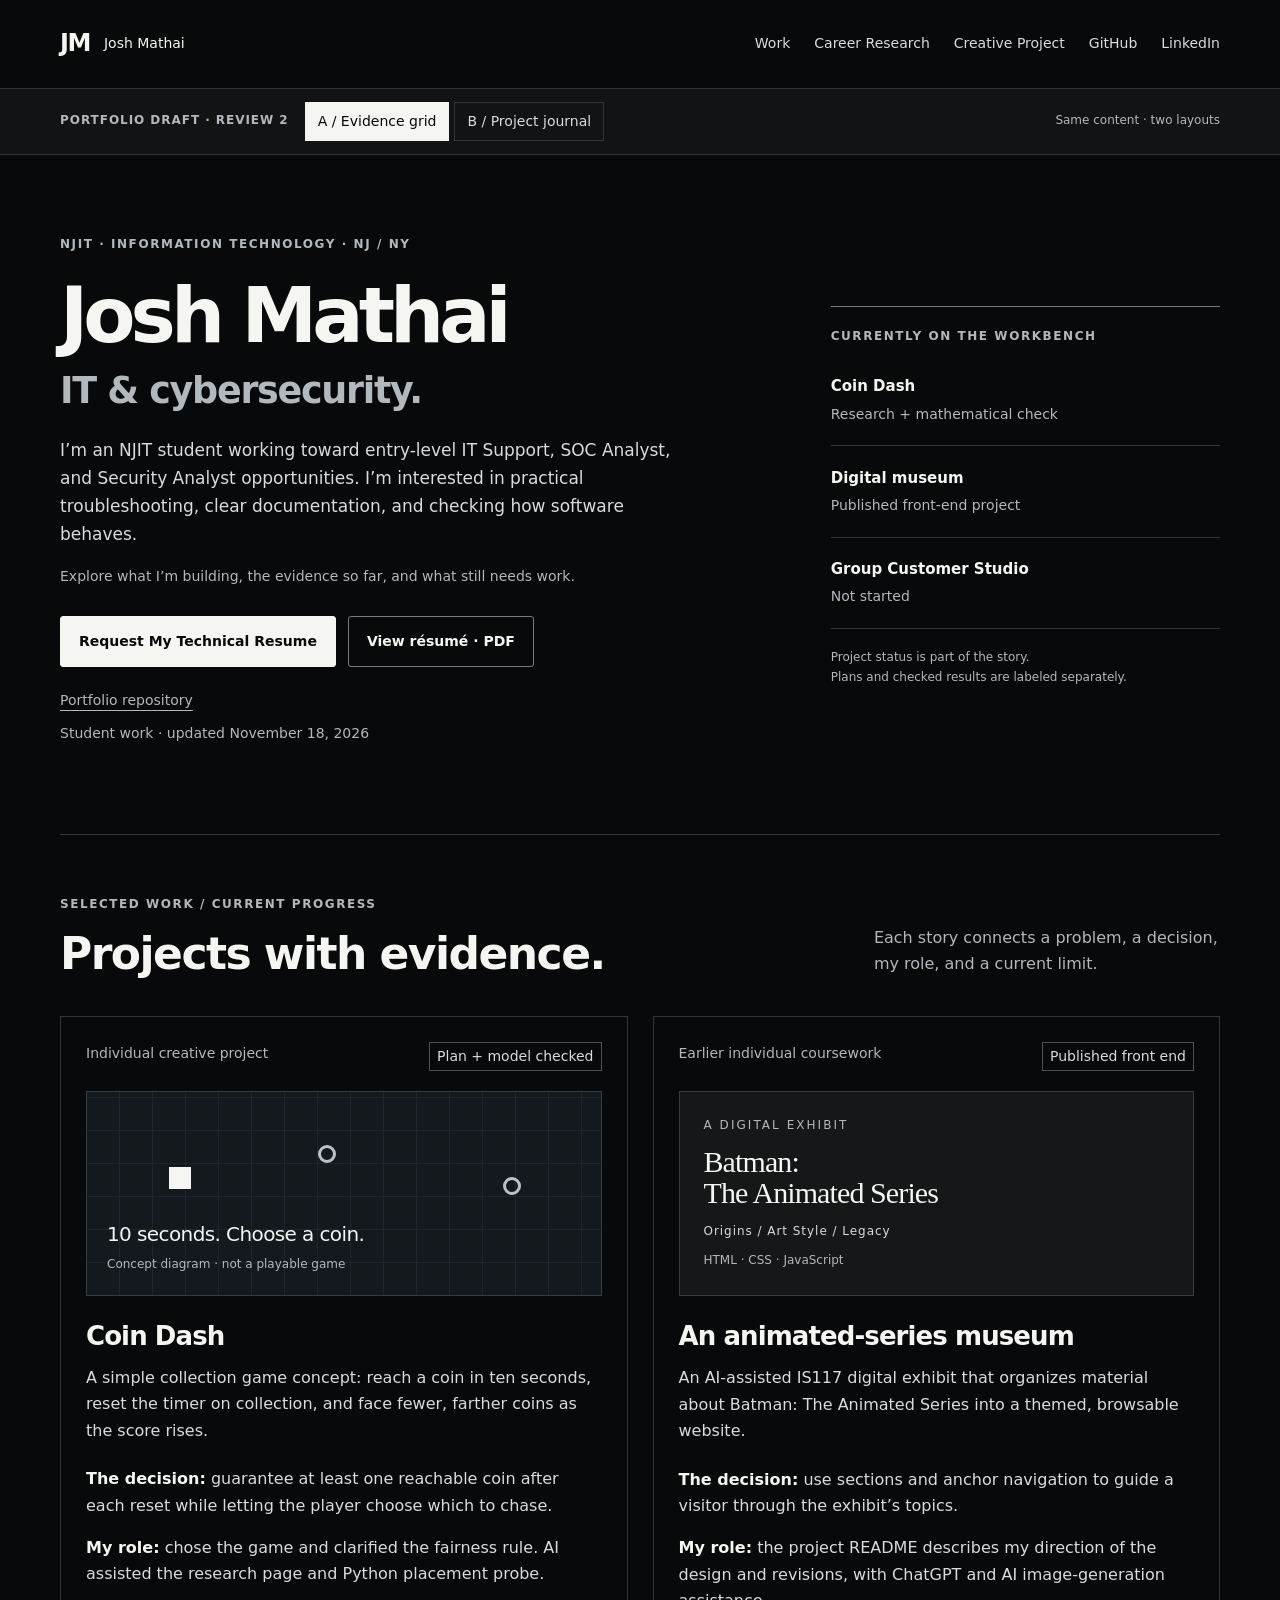
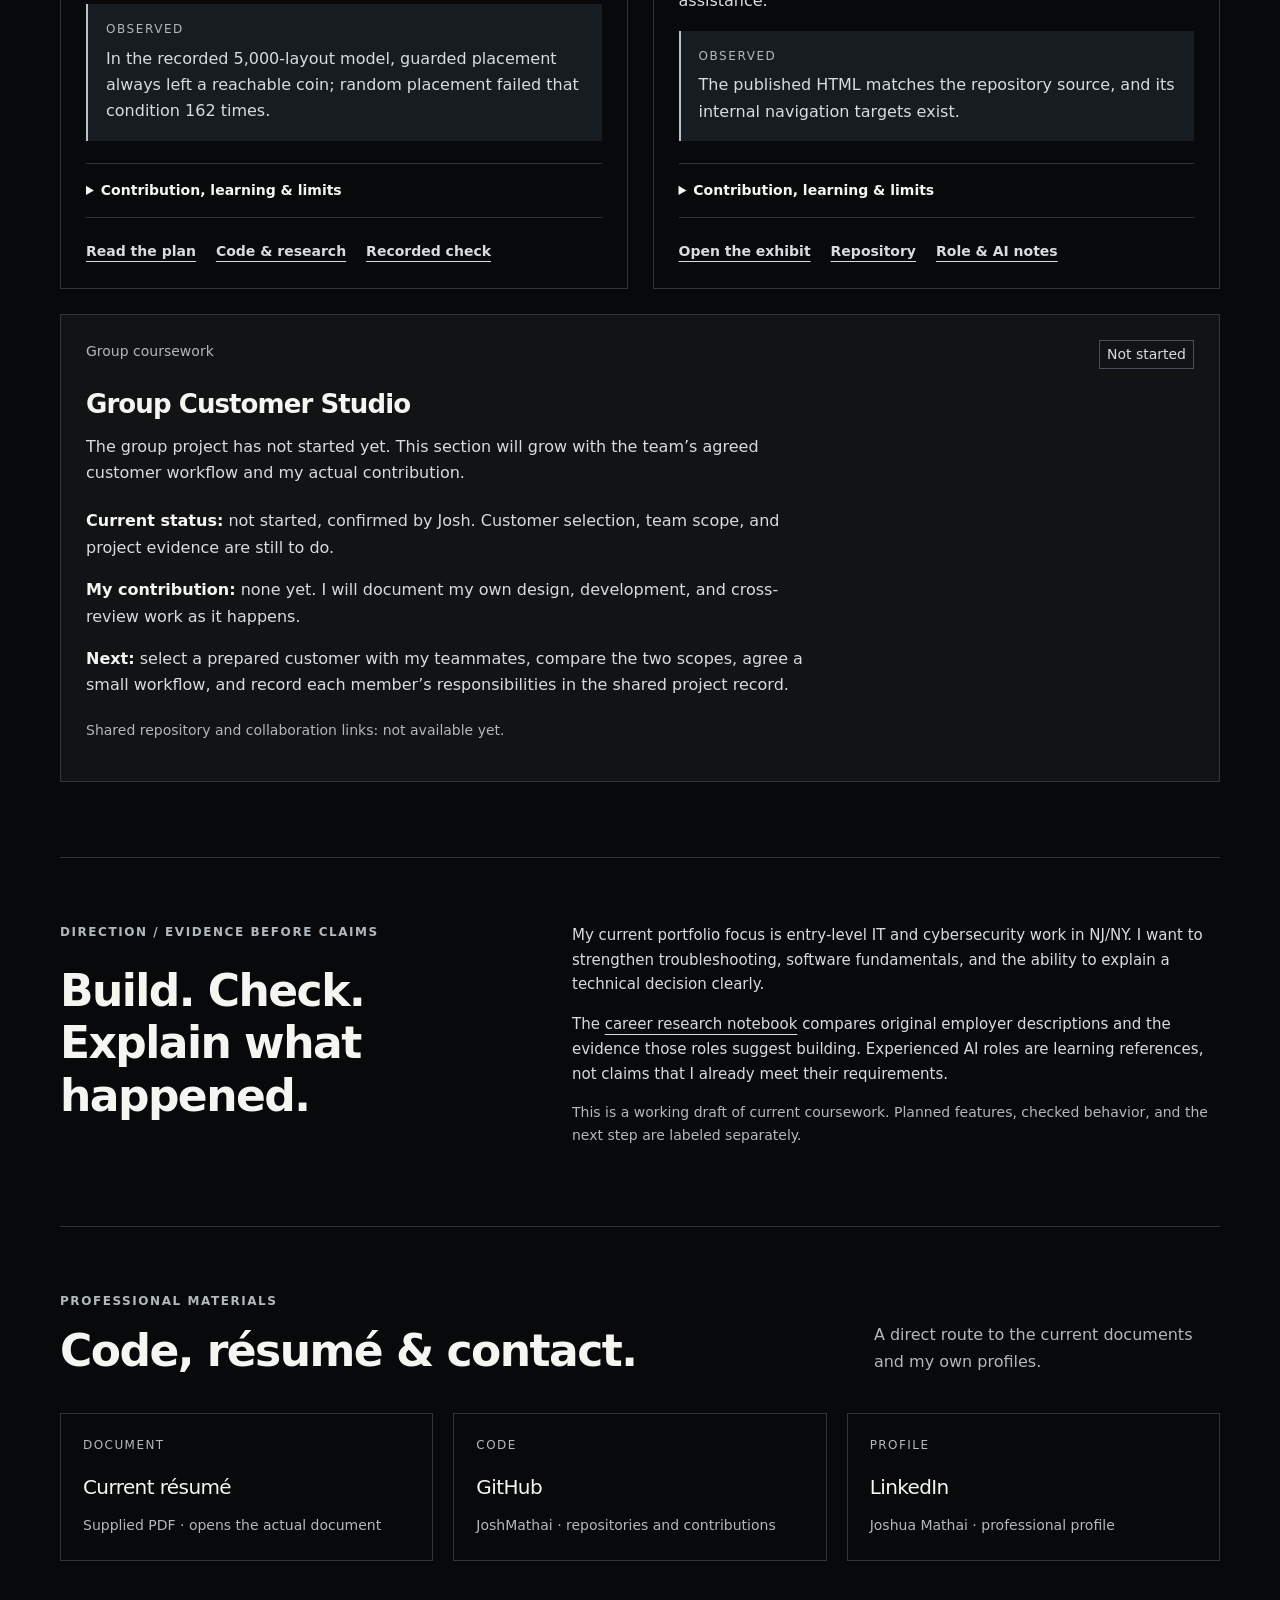
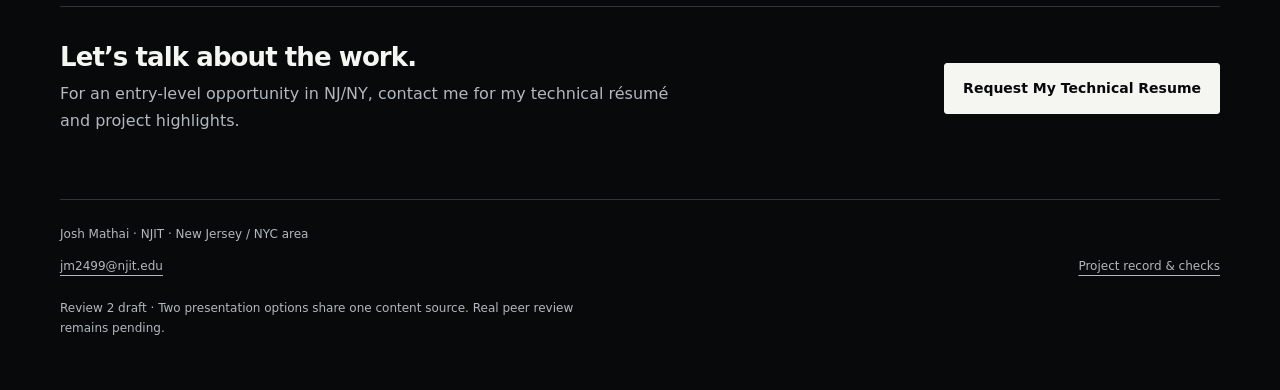
<file: index.html>
<!doctype html>
<html lang="en">
<head>
  <meta charset="utf-8">
  <meta name="viewport" content="width=device-width,initial-scale=1">
  <title>Josh Mathai — IT & Cybersecurity Portfolio</title>
  <meta name="description" content="Josh Mathai, NJIT student exploring entry-level IT Specialist, Cybersecurity, SOC Analyst, and IT Support opportunities in NJ/NY. Current projects, evidence, résumé, and contact.">
  <link rel="stylesheet" href="style.css?v=f3e21d3ea368">
</head>
<body class="layout-evidence">
<a class="skip-link" href="#main">Skip to main content</a>
<header class="site-header"><div class="header-inner"><a class="brand" href="index.html" aria-label="Josh Mathai home">JM<span>Josh Mathai</span></a><nav class="site-nav" aria-label="Main navigation"><a href="#work">Work</a><a href="research/">Career Research</a><a href="programming-research/">Creative Project</a><a href="https://github.com/JoshMathai">GitHub</a><a href="https://www.linkedin.com/in/joshua-mathai-5aa230370/">LinkedIn</a></nav></div></header>
<div class="presentation-bar"><div class="presentation-inner"><span>Portfolio draft · Review 2</span><nav aria-label="Presentation options"><a class="view-option" href="index.html#work" aria-current="page">A / Evidence grid</a><a class="view-option" href="portfolio-story.html#work">B / Project journal</a></nav><span class="same-content">Same content · two layouts</span></div></div>
<main id="main" tabindex="-1">
<section class="hero content-width" aria-labelledby="intro-title"><div class="hero-copy"><p class="eyebrow">NJIT · Information Technology · NJ / NY</p><h1 id="intro-title">Josh Mathai<span>IT & cybersecurity.</span></h1><p class="hero-intro">I’m an NJIT student working toward entry-level IT Support, SOC Analyst, and Security Analyst opportunities. I’m interested in practical troubleshooting, clear documentation, and checking how software behaves.</p><p class="hero-promise">Explore what I’m building, the evidence so far, and what still needs work.</p><div class="hero-actions"><a class="button" href="mailto:jm2499@njit.edu?subject=Technical%20Resume%20Request">Request My Technical Resume</a><a class="button button-outline" href="Mathai_Resume.pdf">View résumé · PDF</a></div><p class="hero-meta"><a href="https://github.com/JoshMathai/The-Career-Engineered-Portfolio">Portfolio repository</a><span>Student work · updated November 18, 2026</span></p></div><aside class="hero-index" aria-label="Current project status"><p class="eyebrow">Currently on the workbench</p><a href="#coin-dash"><div><strong>Coin Dash</strong><small>Research + mathematical check</small></div></a><a href="#museum"><div><strong>Digital museum</strong><small>Published front-end project</small></div></a><a href="#group-project"><div><strong>Group Customer Studio</strong><small>Not started</small></div></a><p class="index-note">Project status is part of the story.<br>Plans and checked results are labeled separately.</p></aside></section>
<section class="work-section content-width" id="work" aria-labelledby="work-title"><div class="section-top"><div><p class="eyebrow">Selected work / current progress</p><h2 id="work-title">Projects with evidence.</h2></div><p>Each story connects a problem, a decision, my role, and a current limit.</p></div><div class="case-grid">
<article class="case-card" id="coin-dash"><div class="case-heading"><div class="case-kicker"><span>Individual creative project</span><span class="status">Plan + model checked</span></div><div class="case-preview coin-preview" aria-hidden="true"><div class="coin-grid"><i class="player-shape"></i><i class="coin-shape coin-one"></i><i class="coin-shape coin-two"></i></div><span>10 seconds. Choose a coin.</span><small>Concept diagram · not a playable game</small></div><h3>Coin Dash</h3><p class="case-summary">A simple collection game concept: reach a coin in ten seconds, reset the timer on collection, and face fewer, farther coins as the score rises.</p></div><div class="case-body"><p><strong>The decision:</strong> guarantee at least one reachable coin after each reset while letting the player choose which to chase.</p><p><strong>My role:</strong> chose the game and clarified the fairness rule. AI assisted the research page and Python placement probe.</p><p class="result"><span>Observed</span>In the recorded 5,000-layout model, guarded placement always left a reachable coin; random placement failed that condition 162 times.</p><details><summary>Contribution, learning & limits</summary><p>The probe checks a flat arena, constant speed, a ten-second timer, and an assumed two-second reaction reserve. Its assertions cover coin counts, positions, fallback cases, and distance boundaries.</p><p><strong>Design takeaway:</strong> write a fairness condition that can be checked before choosing the final tuning.</p><p><strong>Current limit:</strong> a mathematical sample is not a human playtest. The Godot game, Blender assets, accounts, and saved scores are not implemented. Gameplay work is paused until I return to the Windows setup.</p><p><strong>Next:</strong> build a primitive arena, then measure whether a player can judge and reach one of the last two coins.</p></details><div class="project-links"><a href="programming-research/">Read the plan</a><a href="https://github.com/JoshMathai/The-Career-Engineered-Portfolio/tree/main/programming-research">Code & research</a><a href="programming-research/fairness-results.txt">Recorded check</a></div></div></article>
<article class="case-card" id="museum"><div class="case-heading"><div class="case-kicker"><span>Earlier individual coursework</span><span class="status">Published front end</span></div><div class="case-preview museum-preview" aria-hidden="true"><span class="museum-label">A digital exhibit</span><strong>Batman:<br>The Animated Series</strong><div>Origins / Art Style / Legacy</div><small>HTML · CSS · JavaScript</small></div><h3>An animated-series museum</h3><p class="case-summary">An AI-assisted IS117 digital exhibit that organizes material about Batman: The Animated Series into a themed, browsable website.</p></div><div class="case-body"><p><strong>The decision:</strong> use sections and anchor navigation to guide a visitor through the exhibit’s topics.</p><p><strong>My role:</strong> the project README describes my direction of the design and revisions, with ChatGPT and AI image-generation assistance.</p><p class="result"><span>Observed</span>The published HTML matches the repository source, and its internal navigation targets exist.</p><details><summary>Contribution, learning & limits</summary><p>The current source uses HTML, embedded CSS, and JavaScript for themed sections, responsive rules, and scrolling effects. This case study points to inspectable code rather than attributing a backend to it.</p><p><strong>Learning focus:</strong> connect a visual theme to a readable content hierarchy while documenting AI assistance.</p><p><strong>Current limit:</strong> source/link checks do not establish browser accessibility or verify every historical claim and image’s provenance. A keyboard and reduced-motion review remains to do.</p><p><strong>Next:</strong> try the full exhibit on a phone and keyboard, then document an observed issue and repair.</p></details><div class="project-links"><a href="https://joshmathai.github.io/Final-Batman-Museum-Site/">Open the exhibit</a><a href="https://github.com/JoshMathai/Final-Batman-Museum-Site">Repository</a><a href="https://github.com/JoshMathai/Final-Batman-Museum-Site/blob/main/README.md">Role & AI notes</a></div></div></article>
<article class="case-card case-card--group" id="group-project"><div class="case-heading"><div class="case-kicker"><span>Group coursework</span><span class="status status-pending">Not started</span></div><h3>Group Customer Studio</h3><p class="case-summary">The group project has not started yet. This section will grow with the team’s agreed customer workflow and my actual contribution.</p></div><div class="case-body"><p><strong>Current status:</strong> not started, confirmed by Josh. Customer selection, team scope, and project evidence are still to do.</p><p><strong>My contribution:</strong> none yet. I will document my own design, development, and cross-review work as it happens.</p><p><strong>Next:</strong> select a prepared customer with my teammates, compare the two scopes, agree a small workflow, and record each member’s responsibilities in the shared project record.</p><p class="pending-link">Shared repository and collaboration links: not available yet.</p></div></article>
</div></section>
<section class="about-section content-width" id="direction" aria-labelledby="direction-title"><div><p class="eyebrow">Direction / evidence before claims</p><h2 id="direction-title">Build. Check.<br>Explain what happened.</h2></div><div class="about-copy"><p>My current portfolio focus is entry-level IT and cybersecurity work in NJ/NY. I want to strengthen troubleshooting, software fundamentals, and the ability to explain a technical decision clearly.</p><p>The <a href="research/">career research notebook</a> compares original employer descriptions and the evidence those roles suggest building. Experienced AI roles are learning references, not claims that I already meet their requirements.</p><p class="muted">This is a working draft of current coursework. Planned features, checked behavior, and the next step are labeled separately.</p></div></section>
<section class="materials-section content-width" id="materials" aria-labelledby="materials-title"><div class="section-top"><div><p class="eyebrow">Professional materials</p><h2 id="materials-title">Code, résumé & contact.</h2></div><p>A direct route to the current documents and my own profiles.</p></div><div class="materials-grid"><a href="Mathai_Resume.pdf"><span>Document</span><strong>Current résumé</strong><small>Supplied PDF · opens the actual document</small></a><a href="https://github.com/JoshMathai"><span>Code</span><strong>GitHub</strong><small>JoshMathai · repositories and contributions</small></a><a href="https://www.linkedin.com/in/joshua-mathai-5aa230370/"><span>Profile</span><strong>LinkedIn</strong><small>Joshua Mathai · professional profile</small></a></div><div class="contact-strip"><div><h3>Let’s talk about the work.</h3><p>For an entry-level opportunity in NJ/NY, contact me for my technical résumé and project highlights.</p></div><a class="button" href="mailto:jm2499@njit.edu?subject=Technical%20Resume%20Request">Request My Technical Resume</a></div></section>
</main>
<footer class="site-footer content-width"><p>Josh Mathai · NJIT · New Jersey / NYC area</p><div><a href="mailto:jm2499@njit.edu">jm2499@njit.edu</a><a href="https://github.com/JoshMathai/The-Career-Engineered-Portfolio/blob/main/README.md#portfolio-review-2">Project record & checks</a></div><p class="footer-note">Review 2 draft · Two presentation options share one content source. Real peer review remains pending.</p></footer>
</body>
</html>
</file>
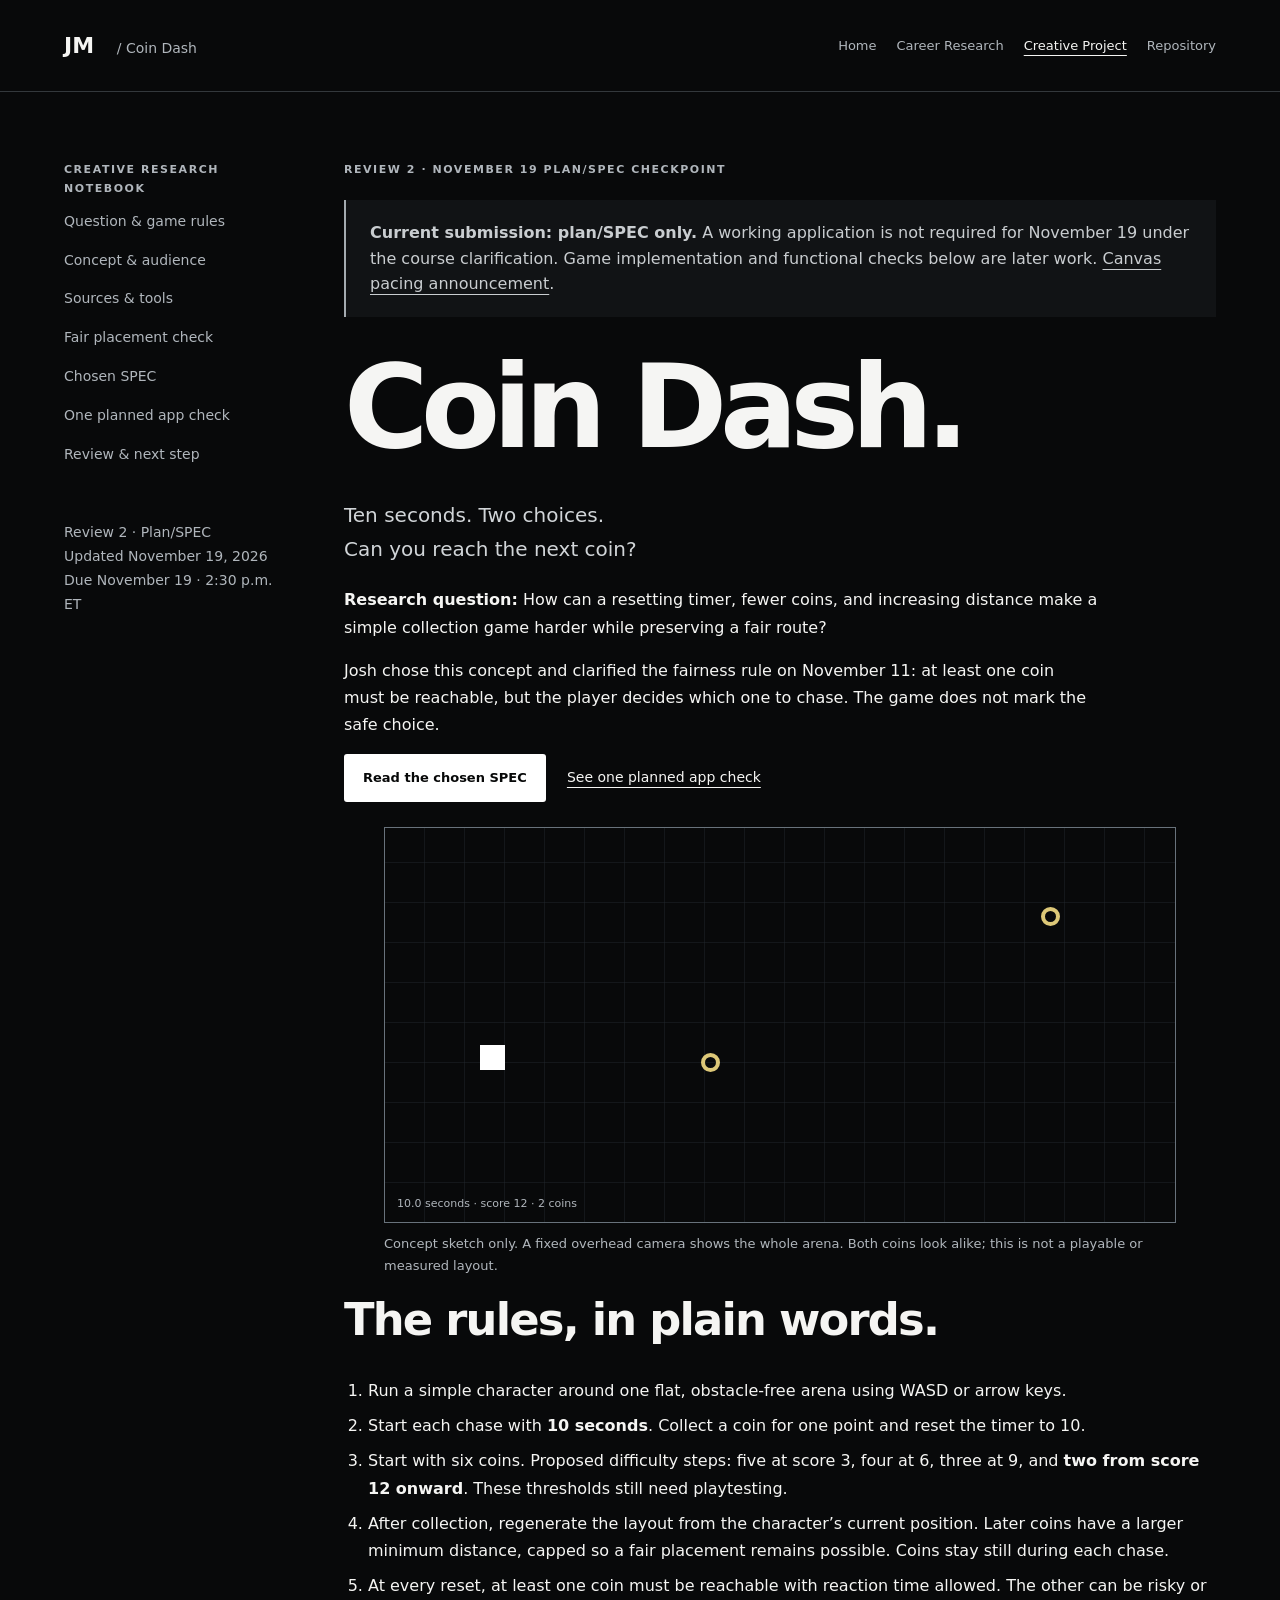
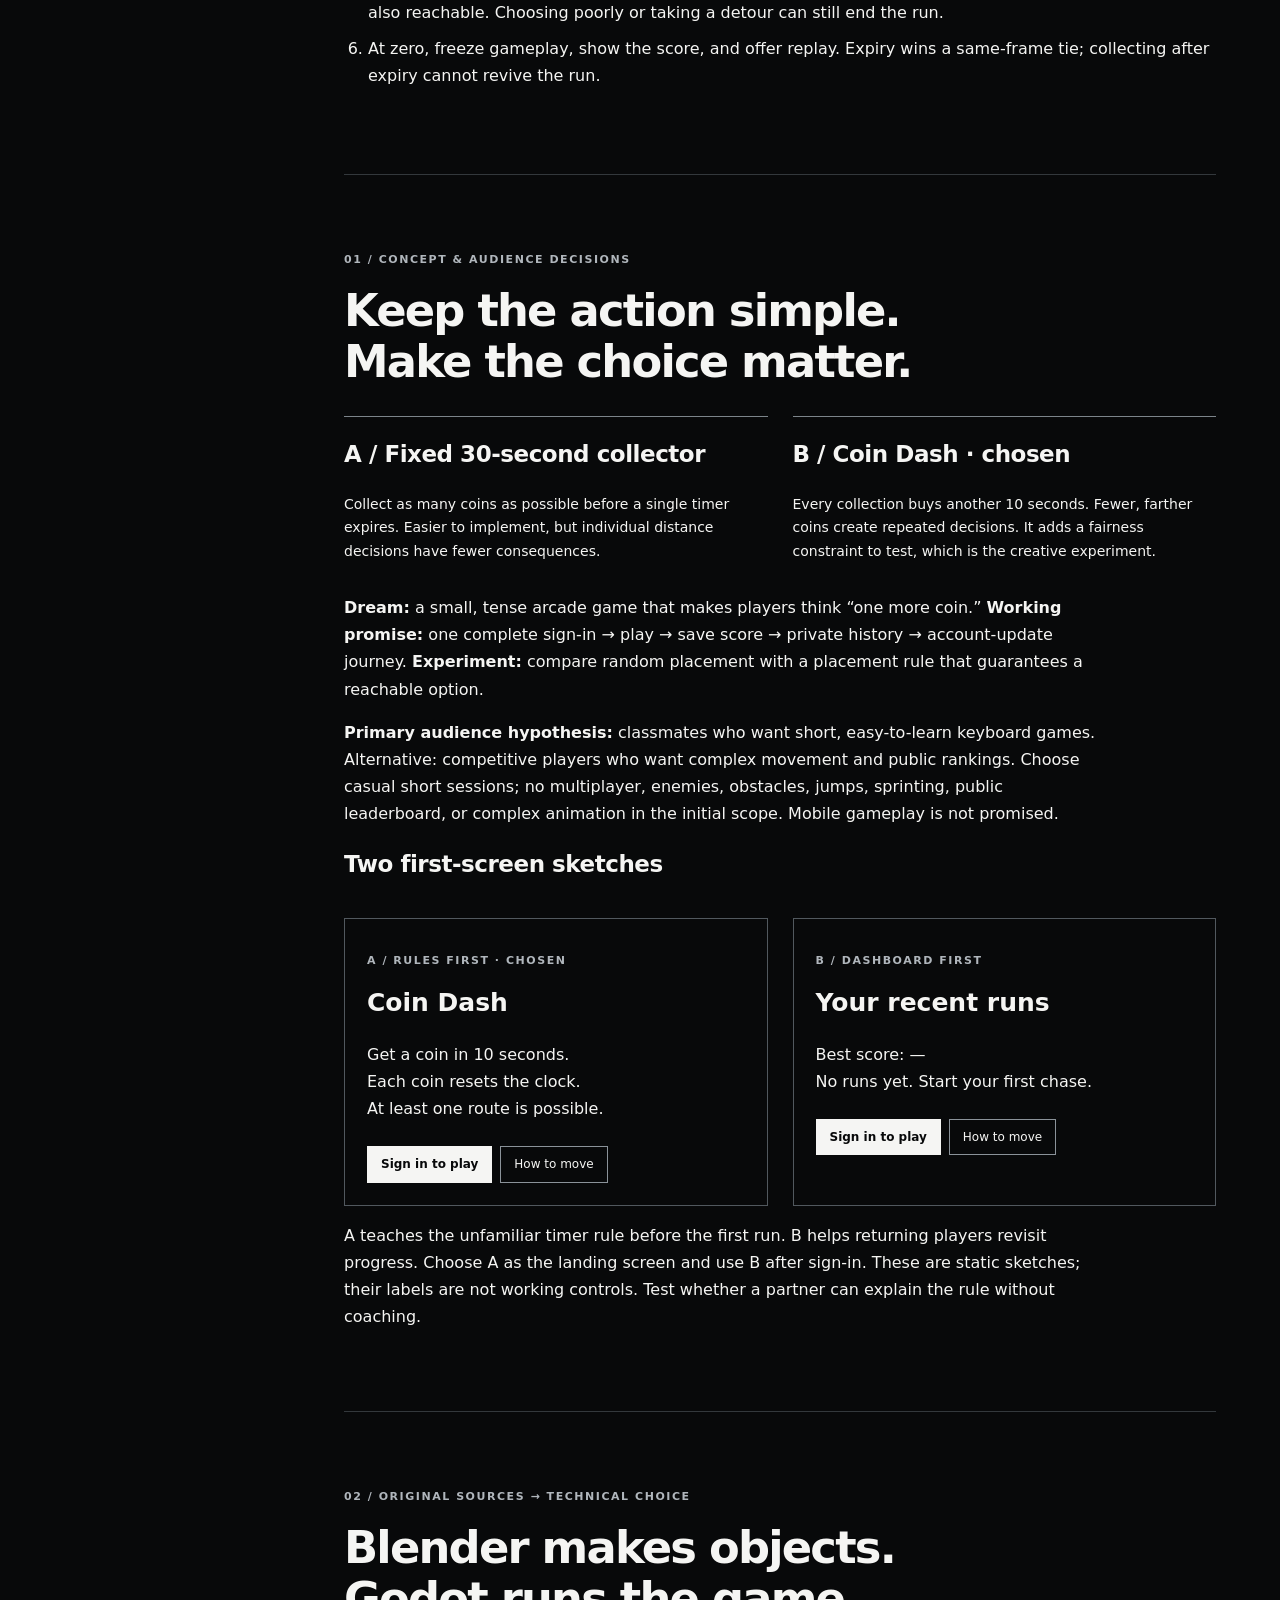
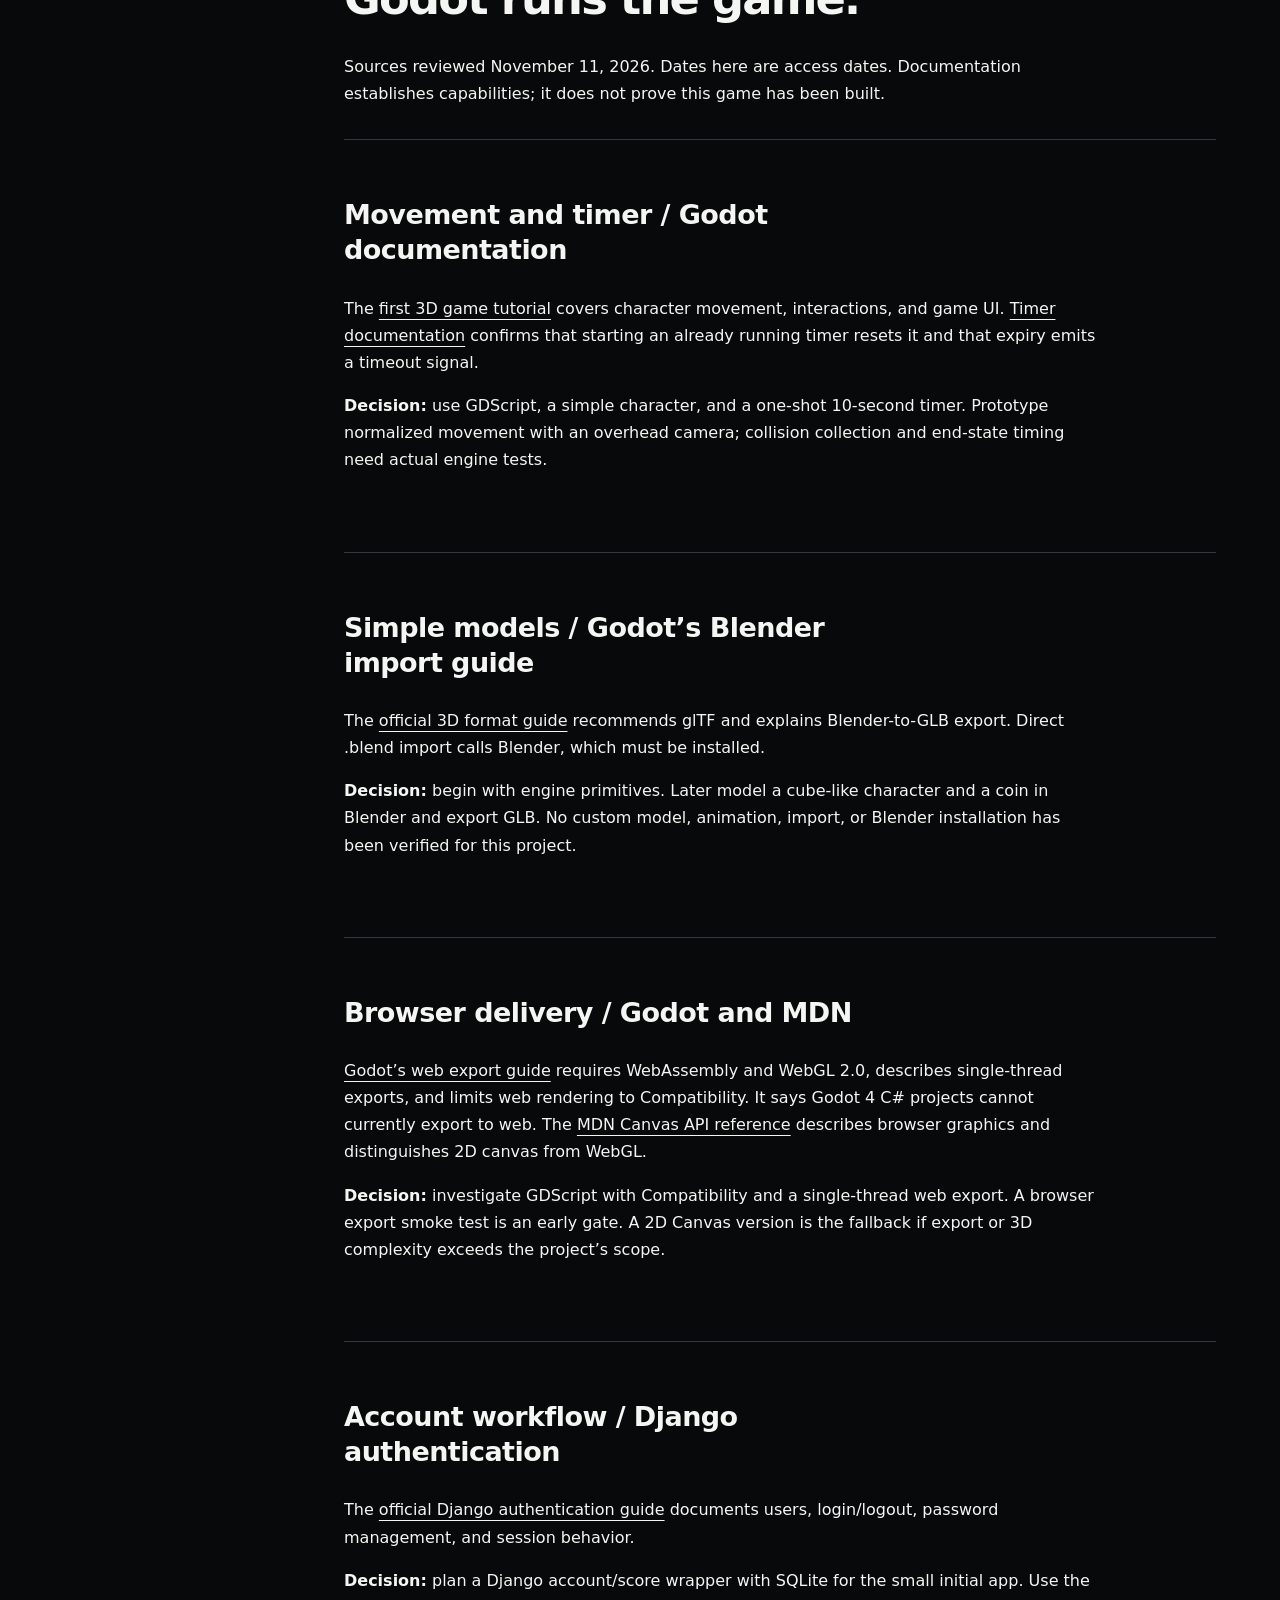
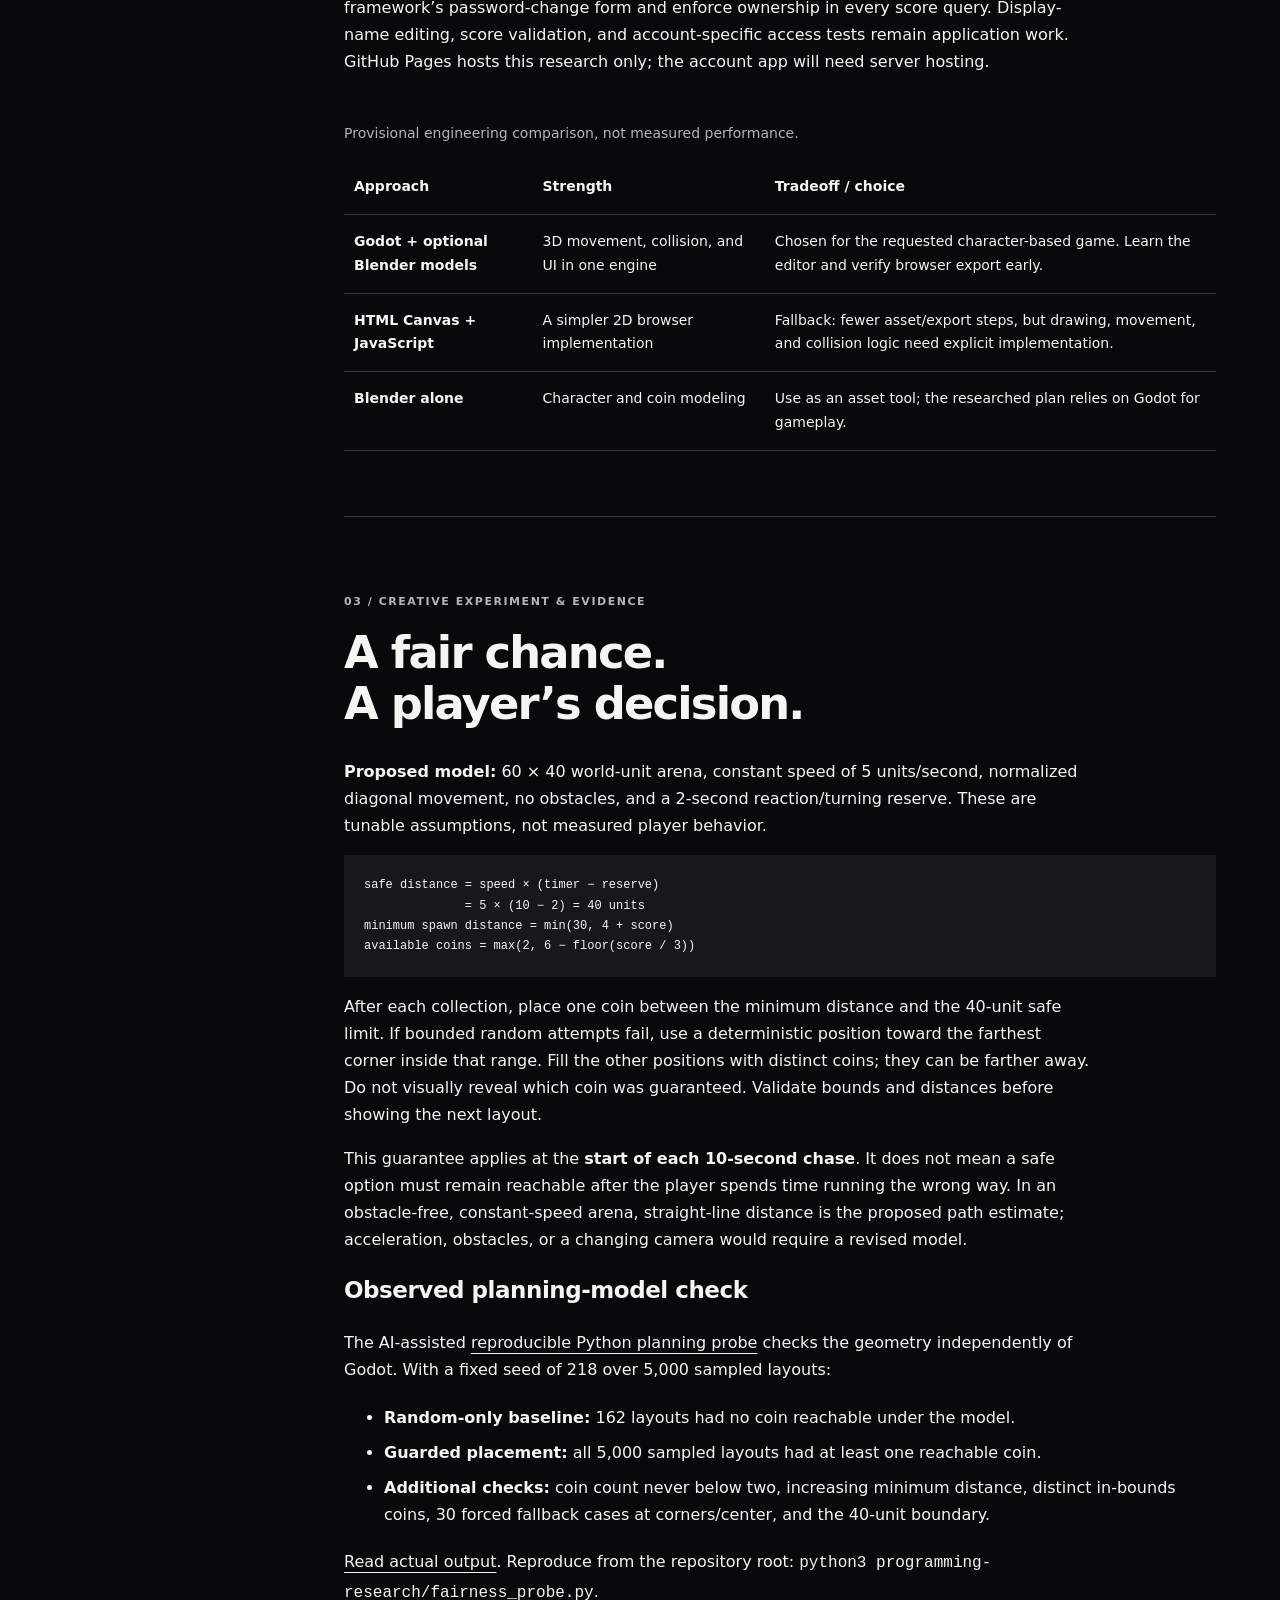
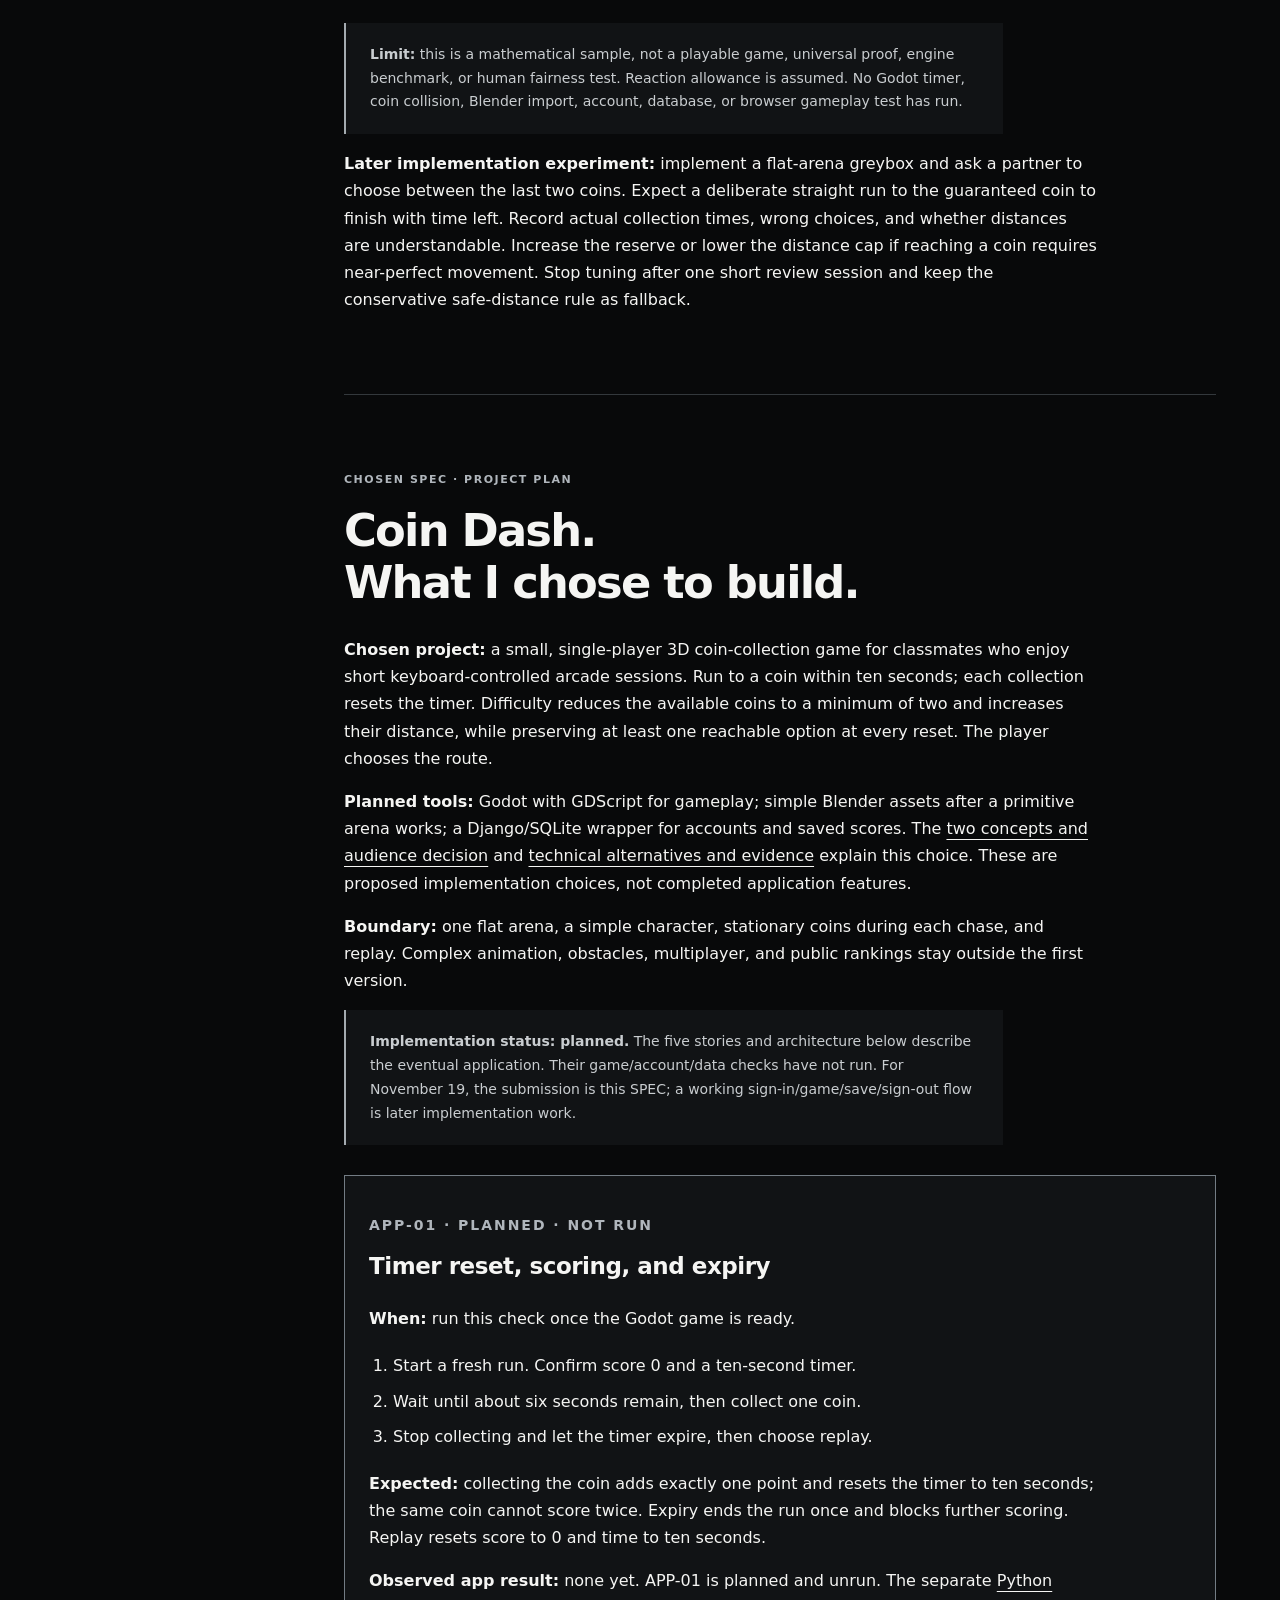
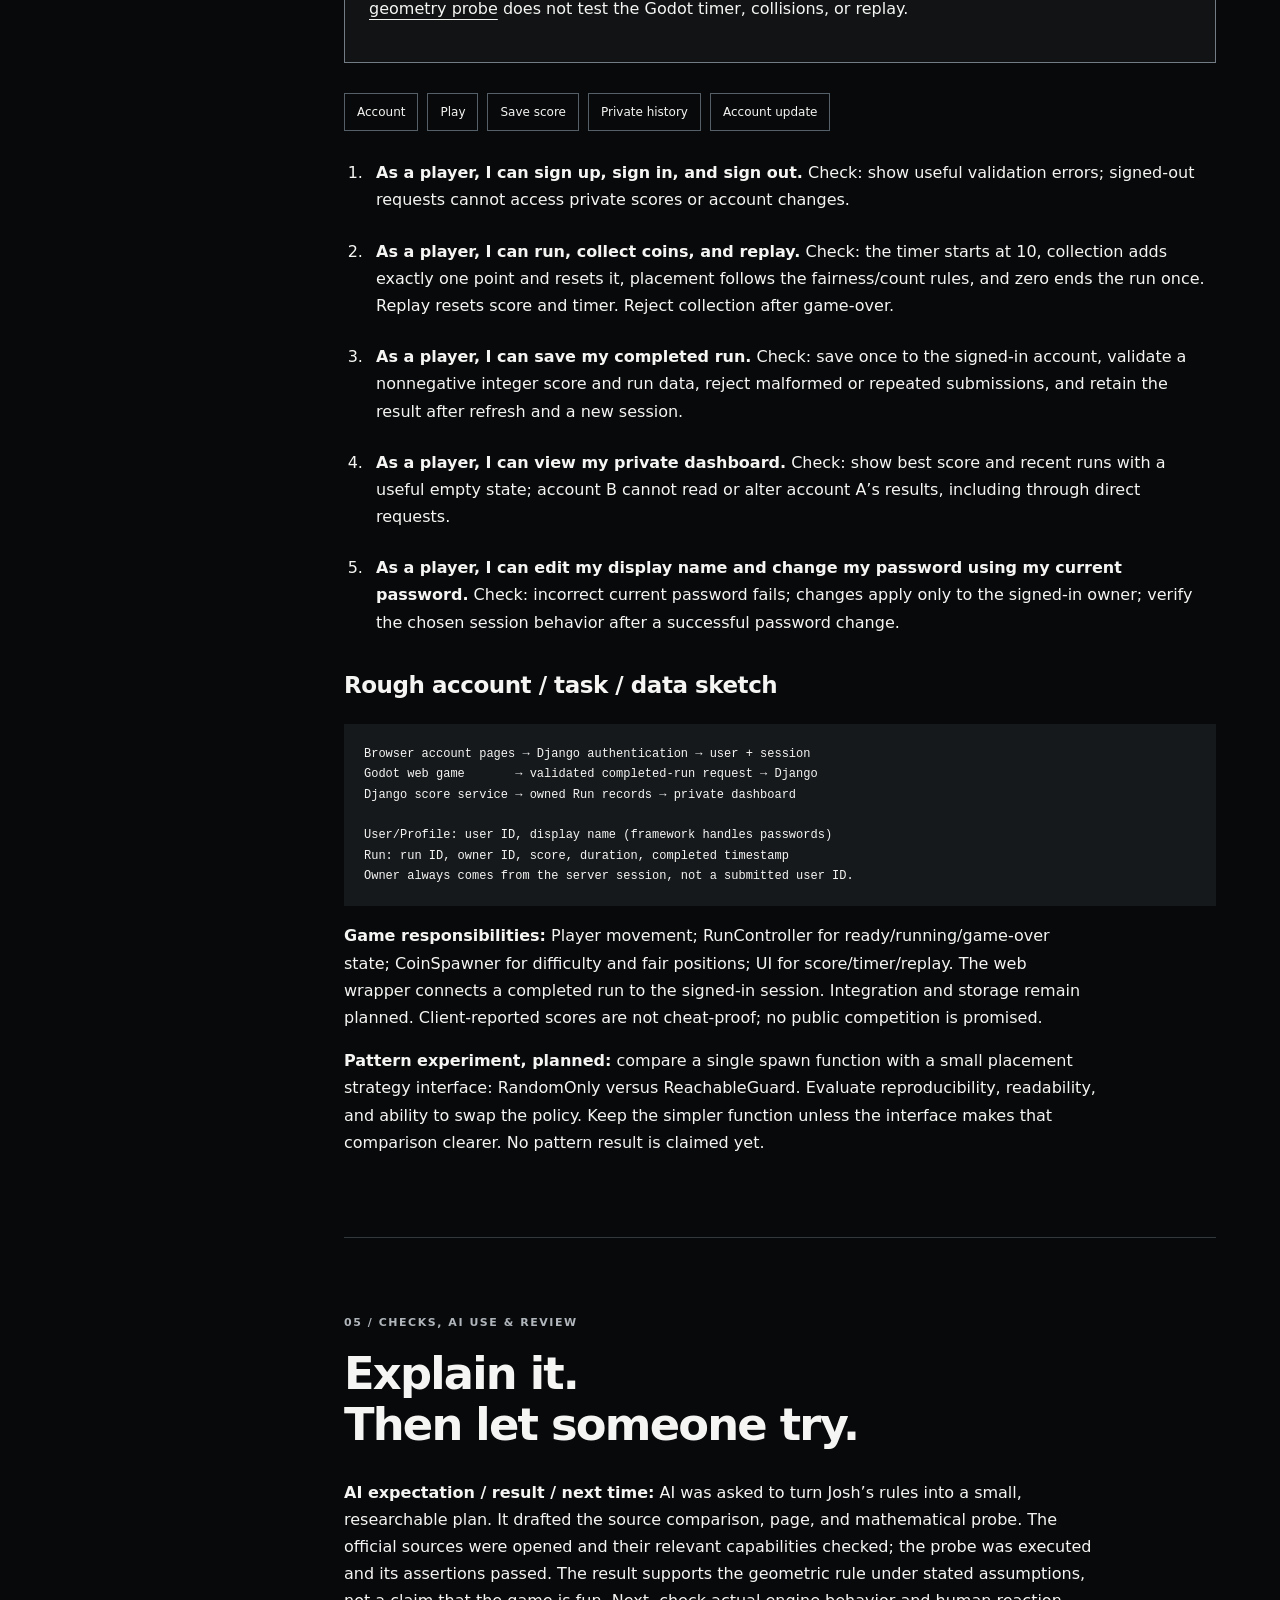
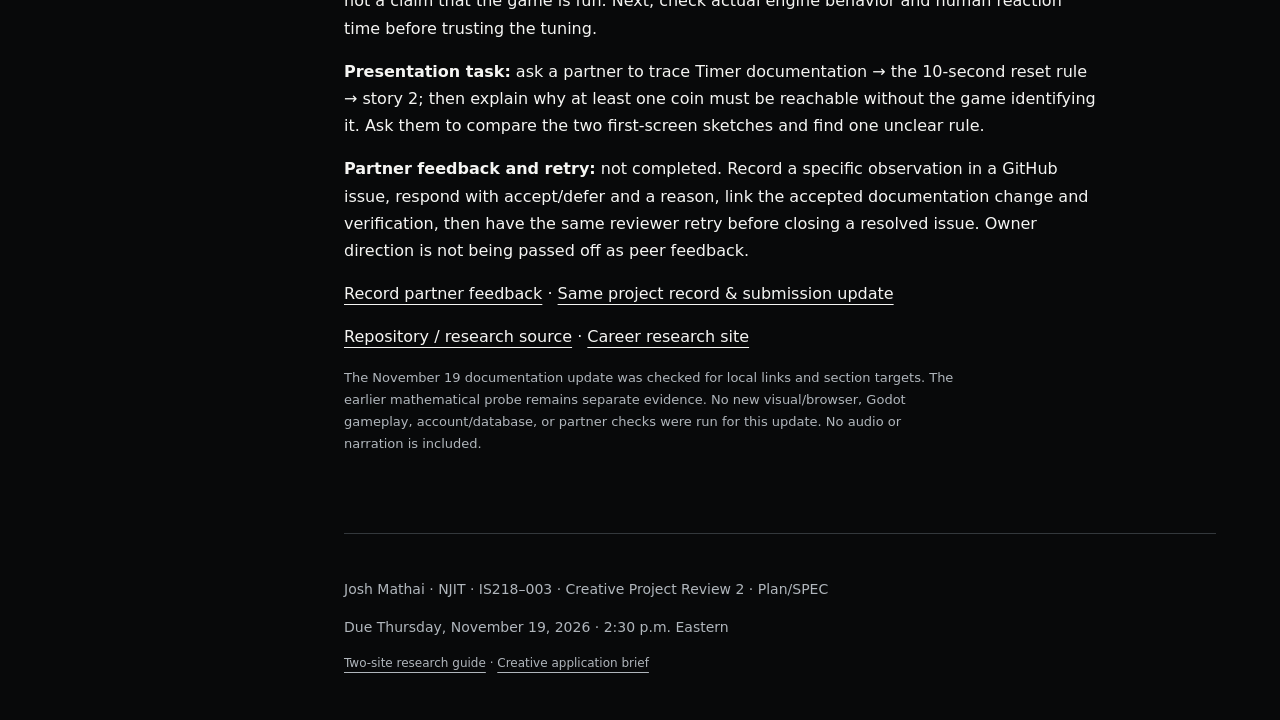
<file: programming-research/index.html>
<!doctype html>
<html lang="en">
<head>
<meta charset="utf-8"><meta name="viewport" content="width=device-width,initial-scale=1">
<title>Coin Dash — Review 2 Plan/SPEC | Josh Mathai</title>
<meta name="description" content="Coin Dash project SPEC for the November 19 plan checkpoint: chosen game, Godot and Blender approach, future account journey, and one clearly labeled planned app check.">
<link rel="stylesheet" href="../research/research.css">
<style>
h1{font-size:clamp(66px,9vw,120px)}code,pre{font-family:ui-monospace,monospace}pre{padding:20px;background:#16191c;overflow:auto;font-size:12px}table{width:100%;border-collapse:collapse;font-size:14px}th,td{text-align:left;vertical-align:top;padding:15px 10px;border-bottom:1px solid #33383c}.table-wrap{overflow:auto}caption{text-align:left;color:#b0b6bc;margin-bottom:15px}.arena{position:relative;aspect-ratio:2/1;margin:25px 0 10px;border:1px solid #68727b;background:repeating-linear-gradient(0deg,transparent,transparent 39px,#20262b 40px),repeating-linear-gradient(90deg,transparent,transparent 39px,#20262b 40px)}.player{position:absolute;left:12%;top:55%;width:25px;height:25px;background:white}.coin{position:absolute;top:57%;left:40%;width:19px;height:19px;border:4px solid #ddc878;border-radius:50%}.coin.far{left:83%;top:20%}.arena-label{position:absolute;bottom:9px;left:12px;color:#b0b6bc;font-size:11px}.small{font-size:13px;color:#b0b6bc}.screen{border:1px solid #51585e;padding:22px;margin-top:15px}.screen h4{font-size:25px;margin:5px 0}.fake-button{display:inline-block;padding:8px 14px;background:#f5f5f3;color:#08090a;font-size:12px;font-weight:650;margin:8px 8px 0 0}.outline-label{border:1px solid #8a9299;padding:7px 13px;font-size:12px;display:inline-block}.stage-path{display:flex;flex-wrap:wrap;gap:9px;font-size:12px}.stage-path span{padding:8px 12px;border:1px solid #555f68}
.checkpoint-note{font-size:1rem;line-height:1.6;margin:20px 0 30px}.planned-check{margin:30px 0;padding:24px;border:1px solid #737c84;background:#111315}.planned-check .eyebrow{font-size:.875rem}.planned-check h3{margin-top:8px}.spec-check-link{display:inline-block;margin:12px 0 0 16px;font-size:.875rem}#planned-check{scroll-margin-top:24px}.aside-note,footer p{font-size:.875rem}
</style></head>
<body>
<a class="skip" href="#main">Skip to Coin Dash plan</a>
<header><a class="wordmark" href="../index.html">JM <span>/ Coin Dash</span></a><nav class="project-nav" aria-label="Main navigation"><a href="../index.html">Home</a><a href="../research/">Career Research</a><a href="./" aria-current="page">Creative Project</a><a href="https://github.com/JoshMathai/The-Career-Engineered-Portfolio">Repository</a></nav></header>
<div class="shell"><aside><p class="eyebrow">Creative research notebook</p><nav aria-label="Coin Dash research"><a href="#question">Question & game rules</a><a href="#choice">Concept & audience</a><a href="#sources">Sources & tools</a><a href="#fairness">Fair placement check</a><a href="#plan">Chosen SPEC</a><a href="#planned-check">One planned app check</a><a href="#review">Review & next step</a></nav><p class="aside-note">Review 2 · Plan/SPEC<br>Updated November 19, 2026<br>Due November 19 · 2:30 p.m. ET</p></aside>
<main id="main" tabindex="-1">
<section class="hero" id="question"><p class="eyebrow">Review 2 · November 19 plan/SPEC checkpoint</p><div class="note checkpoint-note"><strong>Current submission: plan/SPEC only.</strong> A working application is not required for November 19 under the course clarification. Game implementation and functional checks below are later work. <a href="https://njit.instructure.com/courses/70713/discussion_topics/518687?is_announcement=true">Canvas pacing announcement</a>.</div><h1>Coin Dash.</h1><p class="intro">Ten seconds. Two choices.<br>Can you reach the next coin?</p><p><strong>Research question:</strong> How can a resetting timer, fewer coins, and increasing distance make a simple collection game harder while preserving a fair route?</p><p>Josh chose this concept and clarified the fairness rule on November 11: at least one coin must be reachable, but the player decides which one to chase. The game does not mark the safe choice.</p><a class="button" href="#plan">Read the chosen SPEC</a> <a class="spec-check-link" href="#planned-check">See one planned app check</a>
<figure><div class="arena" role="img" aria-label="Concept sketch of a flat arena: a white square character and two identical coins at different distances."><span class="player"></span><span class="coin"></span><span class="coin far"></span><span class="arena-label">10.0 seconds · score 12 · 2 coins</span></div><figcaption class="small">Concept sketch only. A fixed overhead camera shows the whole arena. Both coins look alike; this is not a playable or measured layout.</figcaption></figure>
<h2>The rules, in plain words.</h2><ol><li>Run a simple character around one flat, obstacle-free arena using WASD or arrow keys.</li><li>Start each chase with <strong>10 seconds</strong>. Collect a coin for one point and reset the timer to 10.</li><li>Start with six coins. Proposed difficulty steps: five at score 3, four at 6, three at 9, and <strong>two from score 12 onward</strong>. These thresholds still need playtesting.</li><li>After collection, regenerate the layout from the character’s current position. Later coins have a larger minimum distance, capped so a fair placement remains possible. Coins stay still during each chase.</li><li>At every reset, at least one coin must be reachable with reaction time allowed. The other can be risky or also reachable. Choosing poorly or taking a detour can still end the run.</li><li>At zero, freeze gameplay, show the score, and offer replay. Expiry wins a same-frame tie; collecting after expiry cannot revive the run.</li></ol></section>
<section id="choice"><p class="eyebrow">01 / Concept & audience decisions</p><h2>Keep the action simple.<br>Make the choice matter.</h2><div class="comparison"><article><h3>A / Fixed 30-second collector</h3><p>Collect as many coins as possible before a single timer expires. Easier to implement, but individual distance decisions have fewer consequences.</p></article><article><h3>B / Coin Dash · chosen</h3><p>Every collection buys another 10 seconds. Fewer, farther coins create repeated decisions. It adds a fairness constraint to test, which is the creative experiment.</p></article></div><p><strong>Dream:</strong> a small, tense arcade game that makes players think “one more coin.” <strong>Working promise:</strong> one complete sign-in → play → save score → private history → account-update journey. <strong>Experiment:</strong> compare random placement with a placement rule that guarantees a reachable option.</p><p><strong>Primary audience hypothesis:</strong> classmates who want short, easy-to-learn keyboard games. Alternative: competitive players who want complex movement and public rankings. Choose casual short sessions; no multiplayer, enemies, obstacles, jumps, sprinting, public leaderboard, or complex animation in the initial scope. Mobile gameplay is not promised.</p><h3>Two first-screen sketches</h3><div class="options"><article class="screen"><p class="eyebrow">A / Rules first · chosen</p><h4>Coin Dash</h4><p>Get a coin in 10 seconds.<br>Each coin resets the clock.<br>At least one route is possible.</p><span class="fake-button">Sign in to play</span><span class="outline-label">How to move</span></article><article class="screen"><p class="eyebrow">B / Dashboard first</p><h4>Your recent runs</h4><p>Best score: —<br>No runs yet. Start your first chase.</p><span class="fake-button">Sign in to play</span><span class="outline-label">How to move</span></article></div><p>A teaches the unfamiliar timer rule before the first run. B helps returning players revisit progress. Choose A as the landing screen and use B after sign-in. These are static sketches; their labels are not working controls. Test whether a partner can explain the rule without coaching.</p></section>
<section id="sources"><p class="eyebrow">02 / Original sources → technical choice</p><h2>Blender makes objects.<br>Godot runs the game.</h2><p>Sources reviewed <time datetime="2026-11-11">November 11, 2026</time>. Dates here are access dates. Documentation establishes capabilities; it does not prove this game has been built.</p>
<article class="role"><h3>Movement and timer / Godot documentation</h3><p>The <a href="https://docs.godotengine.org/en/stable/getting_started/first_3d_game/index.html">first 3D game tutorial</a> covers character movement, interactions, and game UI. <a href="https://docs.godotengine.org/en/stable/classes/class_timer.html">Timer documentation</a> confirms that starting an already running timer resets it and that expiry emits a timeout signal.</p><p><strong>Decision:</strong> use GDScript, a simple character, and a one-shot 10-second timer. Prototype normalized movement with an overhead camera; collision collection and end-state timing need actual engine tests.</p></article>
<article class="role"><h3>Simple models / Godot’s Blender import guide</h3><p>The <a href="https://docs.godotengine.org/en/stable/tutorials/assets_pipeline/importing_3d_scenes/available_formats.html">official 3D format guide</a> recommends glTF and explains Blender-to-GLB export. Direct .blend import calls Blender, which must be installed.</p><p><strong>Decision:</strong> begin with engine primitives. Later model a cube-like character and a coin in Blender and export GLB. No custom model, animation, import, or Blender installation has been verified for this project.</p></article>
<article class="role"><h3>Browser delivery / Godot and MDN</h3><p><a href="https://docs.godotengine.org/en/stable/tutorials/export/exporting_for_web.html">Godot’s web export guide</a> requires WebAssembly and WebGL 2.0, describes single-thread exports, and limits web rendering to Compatibility. It says Godot 4 C# projects cannot currently export to web. The <a href="https://developer.mozilla.org/en-US/docs/Web/API/Canvas_API">MDN Canvas API reference</a> describes browser graphics and distinguishes 2D canvas from WebGL.</p><p><strong>Decision:</strong> investigate GDScript with Compatibility and a single-thread web export. A browser export smoke test is an early gate. A 2D Canvas version is the fallback if export or 3D complexity exceeds the project’s scope.</p></article>
<article class="role"><h3>Account workflow / Django authentication</h3><p>The <a href="https://docs.djangoproject.com/en/5.2/topics/auth/default/">official Django authentication guide</a> documents users, login/logout, password management, and session behavior.</p><p><strong>Decision:</strong> plan a Django account/score wrapper with SQLite for the small initial app. Use the framework’s password-change form and enforce ownership in every score query. Display-name editing, score validation, and account-specific access tests remain application work. GitHub Pages hosts this research only; the account app will need server hosting.</p></article>
<div class="table-wrap"><table><caption>Provisional engineering comparison, not measured performance.</caption><thead><tr><th scope="col">Approach</th><th scope="col">Strength</th><th scope="col">Tradeoff / choice</th></tr></thead><tbody><tr><th scope="row">Godot + optional Blender models</th><td>3D movement, collision, and UI in one engine</td><td>Chosen for the requested character-based game. Learn the editor and verify browser export early.</td></tr><tr><th scope="row">HTML Canvas + JavaScript</th><td>A simpler 2D browser implementation</td><td>Fallback: fewer asset/export steps, but drawing, movement, and collision logic need explicit implementation.</td></tr><tr><th scope="row">Blender alone</th><td>Character and coin modeling</td><td>Use as an asset tool; the researched plan relies on Godot for gameplay.</td></tr></tbody></table></div></section>
<section id="fairness"><p class="eyebrow">03 / Creative experiment & evidence</p><h2>A fair chance.<br>A player’s decision.</h2><p><strong>Proposed model:</strong> 60 × 40 world-unit arena, constant speed of 5 units/second, normalized diagonal movement, no obstacles, and a 2-second reaction/turning reserve. These are tunable assumptions, not measured player behavior.</p><pre>safe distance = speed × (timer − reserve)
              = 5 × (10 − 2) = 40 units
minimum spawn distance = min(30, 4 + score)
available coins = max(2, 6 − floor(score / 3))</pre><p>After each collection, place one coin between the minimum distance and the 40-unit safe limit. If bounded random attempts fail, use a deterministic position toward the farthest corner inside that range. Fill the other positions with distinct coins; they can be farther away. Do not visually reveal which coin was guaranteed. Validate bounds and distances before showing the next layout.</p><p>This guarantee applies at the <strong>start of each 10-second chase</strong>. It does not mean a safe option must remain reachable after the player spends time running the wrong way. In an obstacle-free, constant-speed arena, straight-line distance is the proposed path estimate; acceleration, obstacles, or a changing camera would require a revised model.</p><h3>Observed planning-model check</h3><p>The AI-assisted <a href="fairness_probe.py">reproducible Python planning probe</a> checks the geometry independently of Godot. With a fixed seed of 218 over 5,000 sampled layouts:</p><ul><li><strong>Random-only baseline:</strong> 162 layouts had no coin reachable under the model.</li><li><strong>Guarded placement:</strong> all 5,000 sampled layouts had at least one reachable coin.</li><li><strong>Additional checks:</strong> coin count never below two, increasing minimum distance, distinct in-bounds coins, 30 forced fallback cases at corners/center, and the 40-unit boundary.</li></ul><p><a href="fairness-results.txt">Read actual output</a>. Reproduce from the repository root: <code>python3 programming-research/fairness_probe.py</code>.</p><p class="note"><strong>Limit:</strong> this is a mathematical sample, not a playable game, universal proof, engine benchmark, or human fairness test. Reaction allowance is assumed. No Godot timer, coin collision, Blender import, account, database, or browser gameplay test has run.</p><p><strong>Later implementation experiment:</strong> implement a flat-arena greybox and ask a partner to choose between the last two coins. Expect a deliberate straight run to the guaranteed coin to finish with time left. Record actual collection times, wrong choices, and whether distances are understandable. Increase the reserve or lower the distance cap if reaching a coin requires near-perfect movement. Stop tuning after one short review session and keep the conservative safe-distance rule as fallback.</p></section>
<section id="plan"><p class="eyebrow">Chosen SPEC · Project plan</p><h2>Coin Dash.<br>What I chose to build.</h2><p><strong>Chosen project:</strong> a small, single-player 3D coin-collection game for classmates who enjoy short keyboard-controlled arcade sessions. Run to a coin within ten seconds; each collection resets the timer. Difficulty reduces the available coins to a minimum of two and increases their distance, while preserving at least one reachable option at every reset. The player chooses the route.</p><p><strong>Planned tools:</strong> Godot with GDScript for gameplay; simple Blender assets after a primitive arena works; a Django/SQLite wrapper for accounts and saved scores. The <a href="#choice">two concepts and audience decision</a> and <a href="#sources">technical alternatives and evidence</a> explain this choice. These are proposed implementation choices, not completed application features.</p><p><strong>Boundary:</strong> one flat arena, a simple character, stationary coins during each chase, and replay. Complex animation, obstacles, multiplayer, and public rankings stay outside the first version.</p><p class="note"><strong>Implementation status: planned.</strong> The five stories and architecture below describe the eventual application. Their game/account/data checks have not run. For November 19, the submission is this SPEC; a working sign-in/game/save/sign-out flow is later implementation work.</p><article class="planned-check" id="planned-check" aria-labelledby="planned-check-title"><p class="eyebrow">APP-01 · Planned · Not run</p><h3 id="planned-check-title">Timer reset, scoring, and expiry</h3><p><strong>When:</strong> run this check once the Godot game is ready.</p><ol><li>Start a fresh run. Confirm score 0 and a ten-second timer.</li><li>Wait until about six seconds remain, then collect one coin.</li><li>Stop collecting and let the timer expire, then choose replay.</li></ol><p><strong>Expected:</strong> collecting the coin adds exactly one point and resets the timer to ten seconds; the same coin cannot score twice. Expiry ends the run once and blocks further scoring. Replay resets score to 0 and time to ten seconds.</p><p><strong>Observed app result:</strong> none yet. APP-01 is planned and unrun. The separate <a href="#fairness">Python geometry probe</a> does not test the Godot timer, collisions, or replay.</p></article><div class="stage-path" aria-label="Application journey"><span>Account</span><span>Play</span><span>Save score</span><span>Private history</span><span>Account update</span></div><ol class="stories"><li><strong>As a player, I can sign up, sign in, and sign out.</strong> Check: show useful validation errors; signed-out requests cannot access private scores or account changes.</li><li><strong>As a player, I can run, collect coins, and replay.</strong> Check: the timer starts at 10, collection adds exactly one point and resets it, placement follows the fairness/count rules, and zero ends the run once. Replay resets score and timer. Reject collection after game-over.</li><li><strong>As a player, I can save my completed run.</strong> Check: save once to the signed-in account, validate a nonnegative integer score and run data, reject malformed or repeated submissions, and retain the result after refresh and a new session.</li><li><strong>As a player, I can view my private dashboard.</strong> Check: show best score and recent runs with a useful empty state; account B cannot read or alter account A’s results, including through direct requests.</li><li><strong>As a player, I can edit my display name and change my password using my current password.</strong> Check: incorrect current password fails; changes apply only to the signed-in owner; verify the chosen session behavior after a successful password change.</li></ol><h3>Rough account / task / data sketch</h3><pre>Browser account pages → Django authentication → user + session
Godot web game       → validated completed-run request → Django
Django score service → owned Run records → private dashboard

User/Profile: user ID, display name (framework handles passwords)
Run: run ID, owner ID, score, duration, completed timestamp
Owner always comes from the server session, not a submitted user ID.</pre><p><strong>Game responsibilities:</strong> Player movement; RunController for ready/running/game-over state; CoinSpawner for difficulty and fair positions; UI for score/timer/replay. The web wrapper connects a completed run to the signed-in session. Integration and storage remain planned. Client-reported scores are not cheat-proof; no public competition is promised.</p><p><strong>Pattern experiment, planned:</strong> compare a single spawn function with a small placement strategy interface: RandomOnly versus ReachableGuard. Evaluate reproducibility, readability, and ability to swap the policy. Keep the simpler function unless the interface makes that comparison clearer. No pattern result is claimed yet.</p></section>
<section id="review"><p class="eyebrow">05 / Checks, AI use & review</p><h2>Explain it.<br>Then let someone try.</h2><p><strong>AI expectation / result / next time:</strong> AI was asked to turn Josh’s rules into a small, researchable plan. It drafted the source comparison, page, and mathematical probe. The official sources were opened and their relevant capabilities checked; the probe was executed and its assertions passed. The result supports the geometric rule under stated assumptions, not a claim that the game is fun. Next, check actual engine behavior and human reaction time before trusting the tuning.</p><p><strong>Presentation task:</strong> ask a partner to trace Timer documentation → the 10-second reset rule → story 2; then explain why at least one coin must be reachable without the game identifying it. Ask them to compare the two first-screen sketches and find one unclear rule.</p><p><strong>Partner feedback and retry:</strong> not completed. Record a specific observation in a GitHub issue, respond with accept/defer and a reason, link the accepted documentation change and verification, then have the same reviewer retry before closing a resolved issue. Owner direction is not being passed off as peer feedback.</p><p><a href="https://github.com/JoshMathai/The-Career-Engineered-Portfolio/issues/new?template=programming-review.md">Record partner feedback</a> · <a href="https://github.com/JoshMathai/The-Career-Engineered-Portfolio/blob/main/README.md#creative-project-plan-record">Same project record & submission update</a></p><p><a href="https://github.com/JoshMathai/The-Career-Engineered-Portfolio/tree/main/programming-research">Repository / research source</a> · <a href="../research/">Career research site</a></p><p class="small">The November 19 documentation update was checked for local links and section targets. The earlier mathematical probe remains separate evidence. No new visual/browser, Godot gameplay, account/database, or partner checks were run for this update. No audio or narration is included.</p></section>
<footer><p>Josh Mathai · NJIT · IS218–003 · Creative Project Review 2 · Plan/SPEC</p><p>Due Thursday, November 19, 2026 · 2:30 p.m. Eastern</p><a href="https://kaw393939.github.io/is218-studio/course/research-examples.html">Two-site research guide</a> · <a href="https://kaw393939.github.io/is218-studio/projects/individual.html">Creative application brief</a></footer>
</main></div></body></html>
</file>
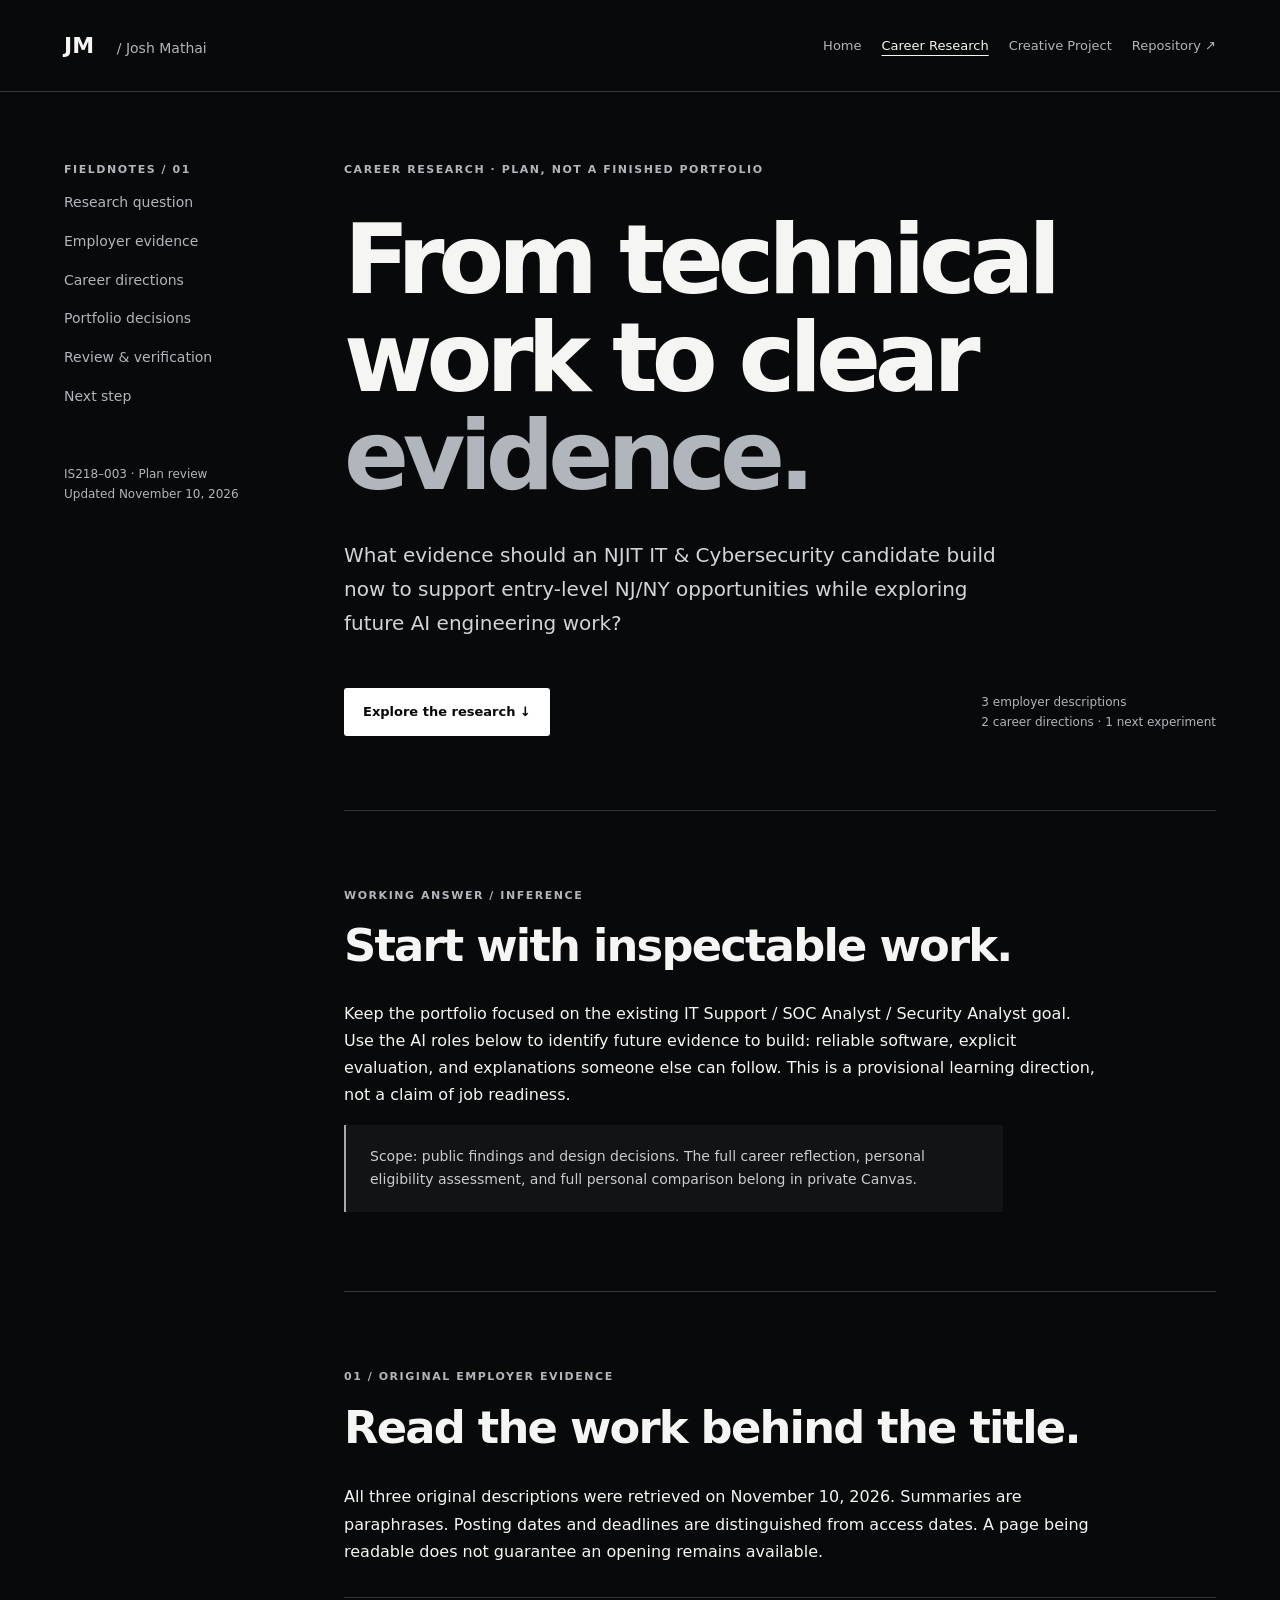
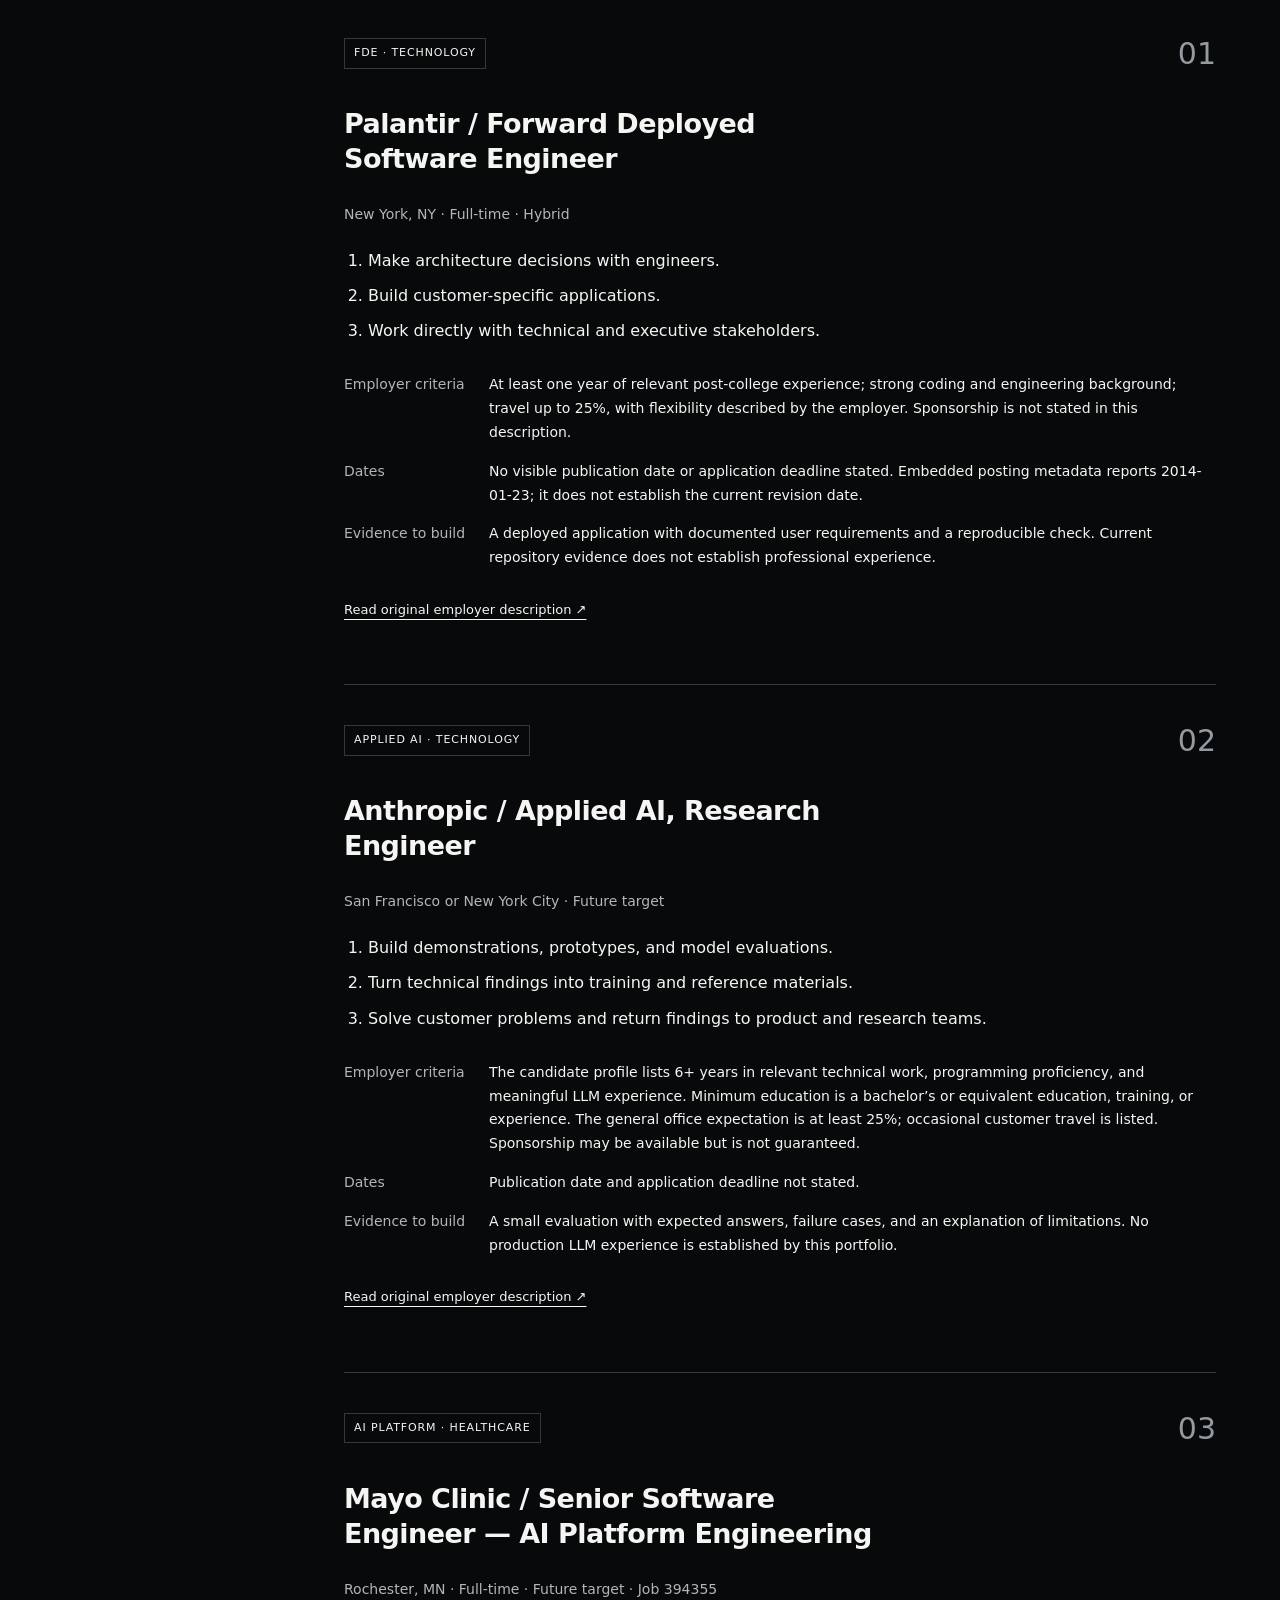
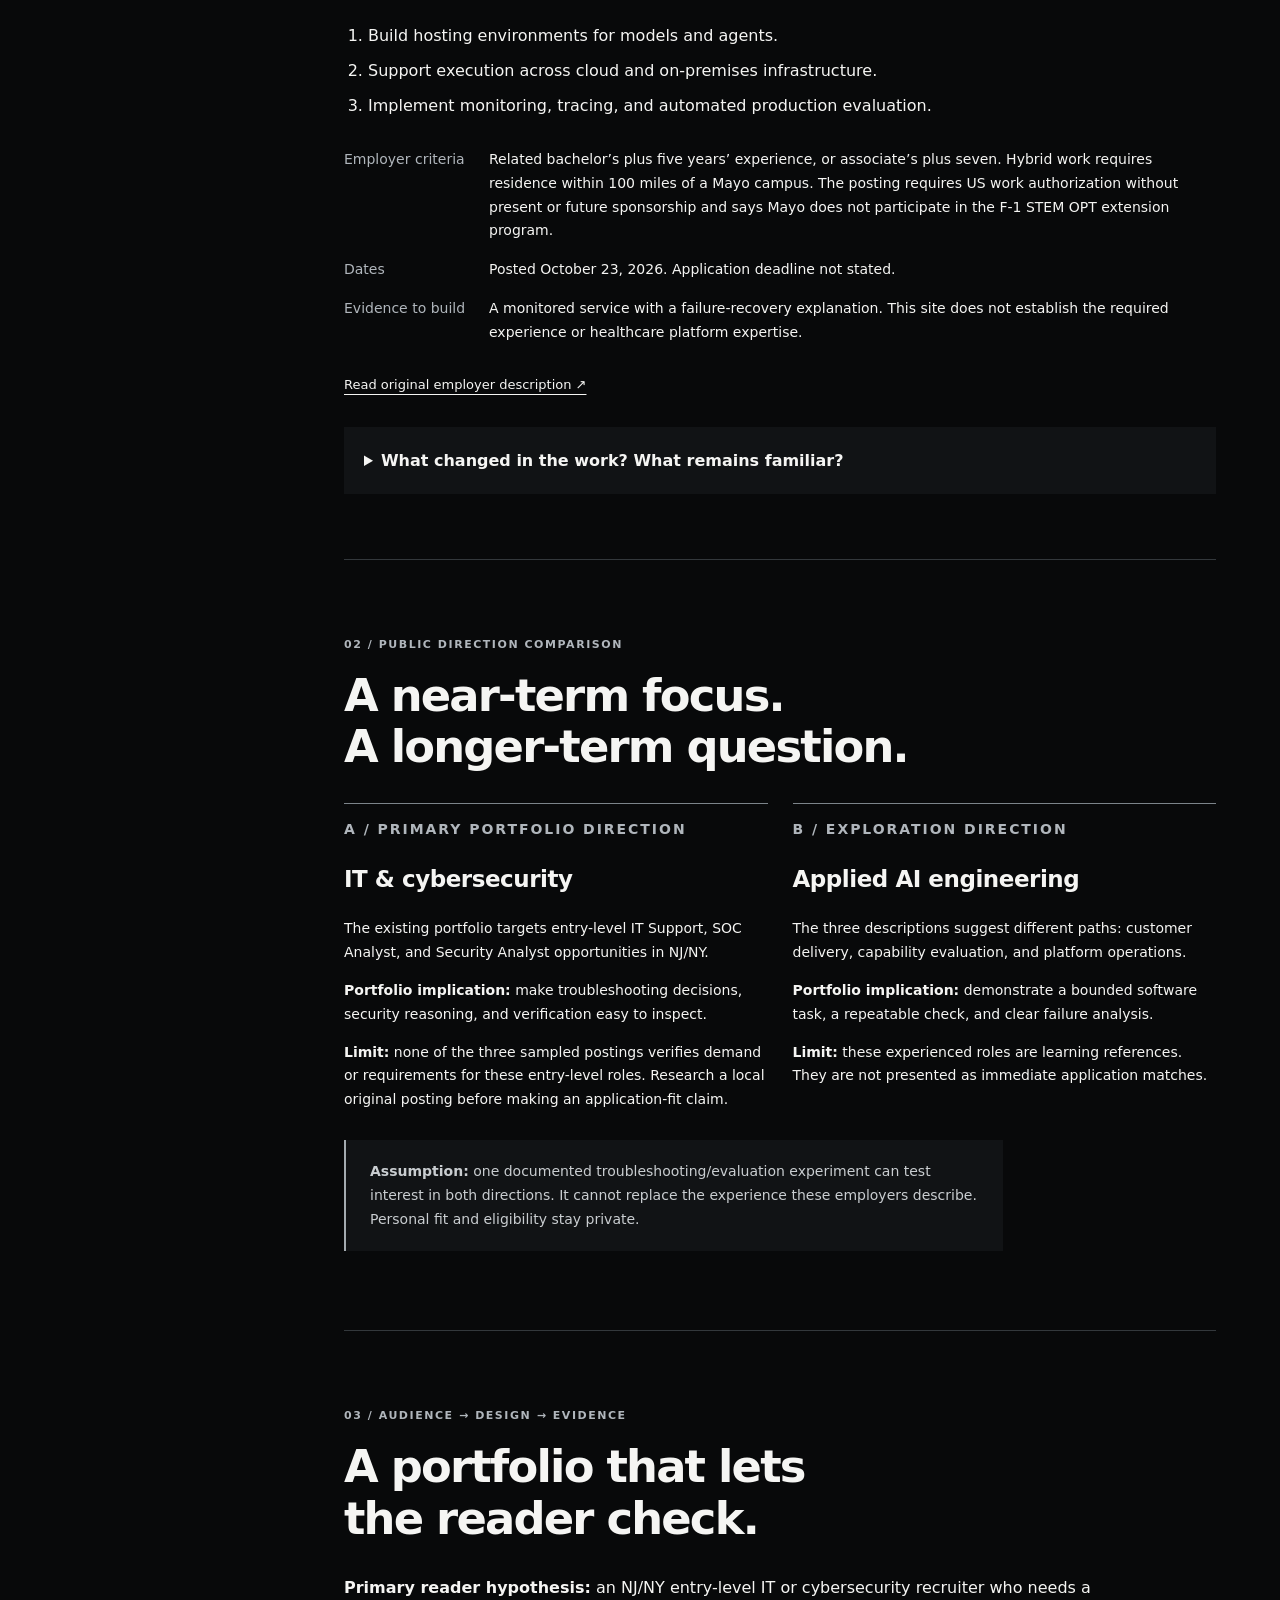
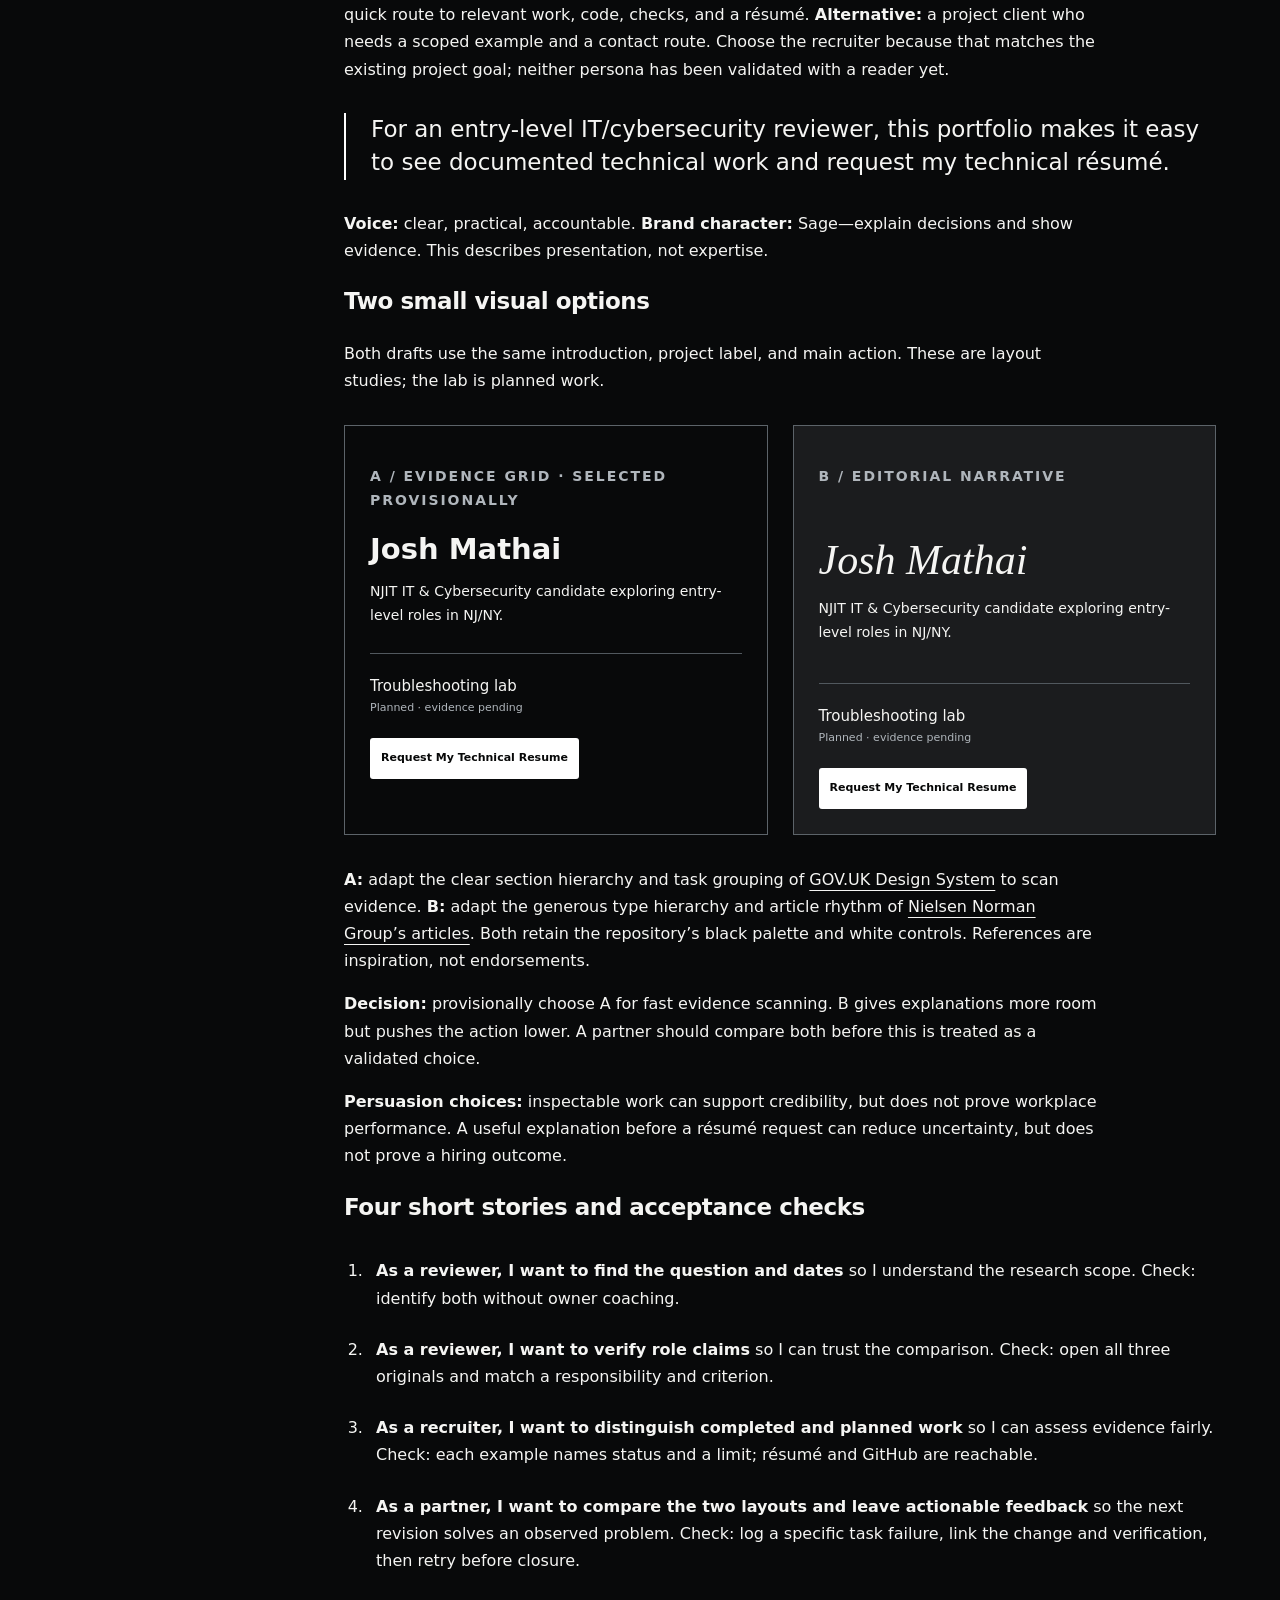
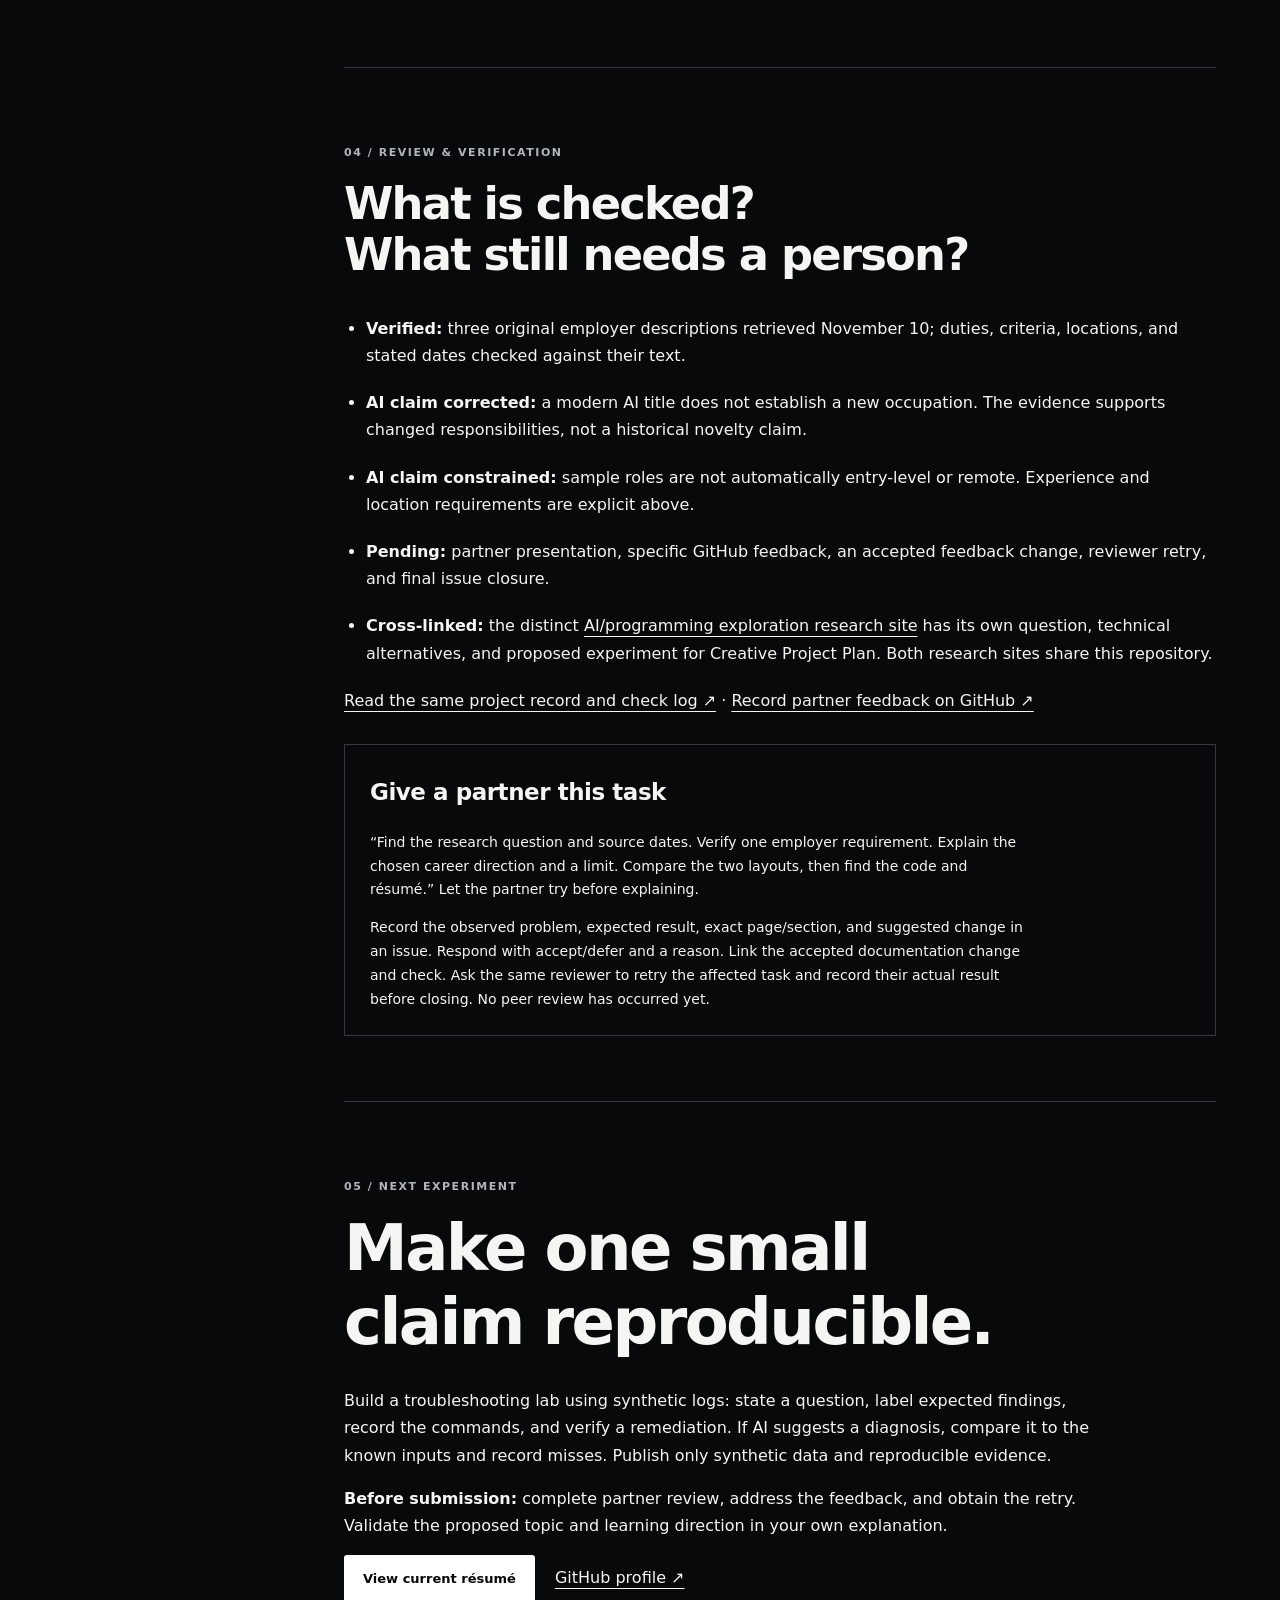
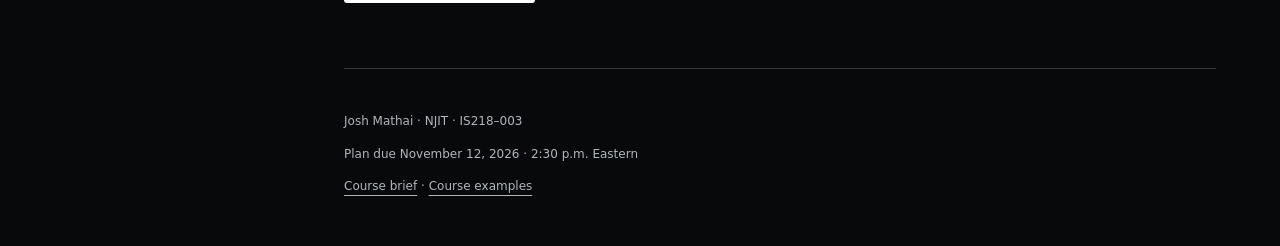
<file: research/index.html>
<!doctype html>
<html lang="en">
<head>
  <meta charset="utf-8">
  <meta name="viewport" content="width=device-width, initial-scale=1">
  <title>Career fieldnotes — Josh Mathai | NJIT</title>
  <meta name="description" content="Josh Mathai’s IS218 career research: original employer evidence, IT and AI career directions, and portfolio design decisions for NJ/NY.">
  <link rel="stylesheet" href="research.css">
</head>
<body>
<a class="skip" href="#main">Skip to research</a>
<header><a class="wordmark" href="../index.html">JM <span>/ Josh Mathai</span></a><nav class="project-nav" aria-label="Main navigation"><a href="../index.html">Home</a><a href="./" aria-current="page">Career Research</a><a href="../programming-research/">Creative Project</a><a href="https://github.com/JoshMathai/The-Career-Engineered-Portfolio">Repository ↗</a></nav></header>
<div class="shell">
<aside><p class="eyebrow">Fieldnotes / 01</p><nav aria-label="Research sections"><a href="#question">Research question</a><a href="#evidence">Employer evidence</a><a href="#comparison">Career directions</a><a href="#design">Portfolio decisions</a><a href="#review">Review & verification</a><a href="#next">Next step</a></nav><p class="aside-note">IS218–003 · Plan review<br>Updated November 10, 2026</p></aside>
<main id="main">
<section class="hero" id="question"><p class="eyebrow">Career research · Plan, not a finished portfolio</p><h1>From technical<br>work to clear<br><span>evidence.</span></h1><p class="intro">What evidence should an NJIT IT & Cybersecurity candidate build now to support entry-level NJ/NY opportunities while exploring future AI engineering work?</p><div class="hero-bottom"><a class="button" href="#evidence">Explore the research ↓</a><p>3 employer descriptions<br>2 career directions · 1 next experiment</p></div></section>
<section class="summary"><p class="eyebrow">Working answer / inference</p><h2>Start with inspectable work.</h2><p>Keep the portfolio focused on the existing IT Support / SOC Analyst / Security Analyst goal. Use the AI roles below to identify future evidence to build: reliable software, explicit evaluation, and explanations someone else can follow. This is a provisional learning direction, not a claim of job readiness.</p><p class="note">Scope: public findings and design decisions. The full career reflection, personal eligibility assessment, and full personal comparison belong in private Canvas.</p></section>
<section id="evidence"><div class="section-heading"><p class="eyebrow">01 / Original employer evidence</p><h2>Read the work behind the title.</h2></div><p>All three original descriptions were retrieved on <time datetime="2026-11-10">November 10, 2026</time>. Summaries are paraphrases. Posting dates and deadlines are distinguished from access dates. A page being readable does not guarantee an opening remains available.</p>
<article class="role" id="palantir"><div class="role-top"><span class="tag">FDE · Technology</span><span class="number">01</span></div><h3>Palantir / Forward Deployed Software Engineer</h3><p class="metadata">New York, NY · Full-time · Hybrid</p><ol><li>Make architecture decisions with engineers.</li><li>Build customer-specific applications.</li><li>Work directly with technical and executive stakeholders.</li></ol><dl><dt>Employer criteria</dt><dd>At least one year of relevant post-college experience; strong coding and engineering background; travel up to 25%, with flexibility described by the employer. Sponsorship is not stated in this description.</dd><dt>Dates</dt><dd>No visible publication date or application deadline stated. Embedded posting metadata reports 2014-01-23; it does not establish the current revision date.</dd><dt>Evidence to build</dt><dd>A deployed application with documented user requirements and a reproducible check. Current repository evidence does not establish professional experience.</dd></dl><a href="https://jobs.lever.co/palantir/dab396d4-2f14-4796-aac0-0d82883dccf0">Read original employer description ↗</a></article>
<article class="role" id="anthropic"><div class="role-top"><span class="tag">Applied AI · Technology</span><span class="number">02</span></div><h3>Anthropic / Applied AI, Research Engineer</h3><p class="metadata">San Francisco or New York City · Future target</p><ol><li>Build demonstrations, prototypes, and model evaluations.</li><li>Turn technical findings into training and reference materials.</li><li>Solve customer problems and return findings to product and research teams.</li></ol><dl><dt>Employer criteria</dt><dd>The candidate profile lists 6+ years in relevant technical work, programming proficiency, and meaningful LLM experience. Minimum education is a bachelor’s or equivalent education, training, or experience. The general office expectation is at least 25%; occasional customer travel is listed. Sponsorship may be available but is not guaranteed.</dd><dt>Dates</dt><dd>Publication date and application deadline not stated.</dd><dt>Evidence to build</dt><dd>A small evaluation with expected answers, failure cases, and an explanation of limitations. No production LLM experience is established by this portfolio.</dd></dl><a href="https://job-boards.greenhouse.io/anthropic/jobs/5390811008">Read original employer description ↗</a></article>
<article class="role" id="mayo"><div class="role-top"><span class="tag">AI platform · Healthcare</span><span class="number">03</span></div><h3>Mayo Clinic / Senior Software Engineer — AI Platform Engineering</h3><p class="metadata">Rochester, MN · Full-time · Future target · Job 394355</p><ol><li>Build hosting environments for models and agents.</li><li>Support execution across cloud and on-premises infrastructure.</li><li>Implement monitoring, tracing, and automated production evaluation.</li></ol><dl><dt>Employer criteria</dt><dd>Related bachelor’s plus five years’ experience, or associate’s plus seven. Hybrid work requires residence within 100 miles of a Mayo campus. The posting requires US work authorization without present or future sponsorship and says Mayo does not participate in the F-1 STEM OPT extension program.</dd><dt>Dates</dt><dd>Posted October 23, 2026. Application deadline not stated.</dd><dt>Evidence to build</dt><dd>A monitored service with a failure-recovery explanation. This site does not establish the required experience or healthcare platform expertise.</dd></dl><a href="https://jobs.mayoclinic.org/job/rochester/senior-software-engineer-ai-platform-engineering/33647/102359411952">Read original employer description ↗</a></article>
<details><summary>What changed in the work? What remains familiar?</summary><p>These descriptions connect AI to customer delivery, evaluation, and the operation of model and agent runtimes. Coding, system design, communication, testing, and operational reliability remain familiar engineering responsibilities. This sample cannot prove that any title is new or that the whole job market has shifted.</p></details></section>
<section id="comparison"><div class="section-heading"><p class="eyebrow">02 / Public direction comparison</p><h2>A near-term focus.<br>A longer-term question.</h2></div><div class="comparison"><article><p class="eyebrow">A / Primary portfolio direction</p><h3>IT & cybersecurity</h3><p>The existing portfolio targets entry-level IT Support, SOC Analyst, and Security Analyst opportunities in NJ/NY.</p><p><strong>Portfolio implication:</strong> make troubleshooting decisions, security reasoning, and verification easy to inspect.</p><p><strong>Limit:</strong> none of the three sampled postings verifies demand or requirements for these entry-level roles. Research a local original posting before making an application-fit claim.</p></article><article><p class="eyebrow">B / Exploration direction</p><h3>Applied AI engineering</h3><p>The three descriptions suggest different paths: customer delivery, capability evaluation, and platform operations.</p><p><strong>Portfolio implication:</strong> demonstrate a bounded software task, a repeatable check, and clear failure analysis.</p><p><strong>Limit:</strong> these experienced roles are learning references. They are not presented as immediate application matches.</p></article></div><p class="note"><strong>Assumption:</strong> one documented troubleshooting/evaluation experiment can test interest in both directions. It cannot replace the experience these employers describe. Personal fit and eligibility stay private.</p></section>
<section id="design"><div class="section-heading"><p class="eyebrow">03 / Audience → design → evidence</p><h2>A portfolio that lets<br>the reader check.</h2></div><p><strong>Primary reader hypothesis:</strong> an NJ/NY entry-level IT or cybersecurity recruiter who needs a quick route to relevant work, code, checks, and a résumé. <strong>Alternative:</strong> a project client who needs a scoped example and a contact route. Choose the recruiter because that matches the existing project goal; neither persona has been validated with a reader yet.</p><blockquote>For an entry-level IT/cybersecurity reviewer, this portfolio makes it easy to see documented technical work and request my technical résumé.</blockquote><p><strong>Voice:</strong> clear, practical, accountable. <strong>Brand character:</strong> Sage—explain decisions and show evidence. This describes presentation, not expertise.</p><h3>Two small visual options</h3><p>Both drafts use the same introduction, project label, and main action. These are layout studies; the lab is planned work.</p><div class="options"><article class="option option-a"><p class="eyebrow">A / Evidence grid · Selected provisionally</p><h4>Josh Mathai</h4><p>NJIT IT & Cybersecurity candidate exploring entry-level roles in NJ/NY.</p><div class="sample-project">Troubleshooting lab <span>Planned · evidence pending</span></div><a class="button" href="mailto:jm2499@njit.edu?subject=Technical%20Resume%20Request">Request My Technical Resume</a></article><article class="option option-b"><p class="eyebrow">B / Editorial narrative</p><h4>Josh Mathai</h4><p>NJIT IT & Cybersecurity candidate exploring entry-level roles in NJ/NY.</p><div class="sample-project">Troubleshooting lab <span>Planned · evidence pending</span></div><a class="button" href="mailto:jm2499@njit.edu?subject=Technical%20Resume%20Request">Request My Technical Resume</a></article></div><p><strong>A:</strong> adapt the clear section hierarchy and task grouping of <a href="https://design-system.service.gov.uk/">GOV.UK Design System</a> to scan evidence. <strong>B:</strong> adapt the generous type hierarchy and article rhythm of <a href="https://www.nngroup.com/articles/">Nielsen Norman Group’s articles</a>. Both retain the repository’s black palette and white controls. References are inspiration, not endorsements.</p><p><strong>Decision:</strong> provisionally choose A for fast evidence scanning. B gives explanations more room but pushes the action lower. A partner should compare both before this is treated as a validated choice.</p><p><strong>Persuasion choices:</strong> inspectable work can support credibility, but does not prove workplace performance. A useful explanation before a résumé request can reduce uncertainty, but does not prove a hiring outcome.</p><h3>Four short stories and acceptance checks</h3><ol class="stories"><li><strong>As a reviewer, I want to find the question and dates</strong> so I understand the research scope. Check: identify both without owner coaching.</li><li><strong>As a reviewer, I want to verify role claims</strong> so I can trust the comparison. Check: open all three originals and match a responsibility and criterion.</li><li><strong>As a recruiter, I want to distinguish completed and planned work</strong> so I can assess evidence fairly. Check: each example names status and a limit; résumé and GitHub are reachable.</li><li><strong>As a partner, I want to compare the two layouts and leave actionable feedback</strong> so the next revision solves an observed problem. Check: log a specific task failure, link the change and verification, then retry before closure.</li></ol></section>
<section id="review"><div class="section-heading"><p class="eyebrow">04 / Review & verification</p><h2>What is checked?<br>What still needs a person?</h2></div><ul class="checks"><li><strong>Verified:</strong> three original employer descriptions retrieved November 10; duties, criteria, locations, and stated dates checked against their text.</li><li><strong>AI claim corrected:</strong> a modern AI title does not establish a new occupation. The evidence supports changed responsibilities, not a historical novelty claim.</li><li><strong>AI claim constrained:</strong> sample roles are not automatically entry-level or remote. Experience and location requirements are explicit above.</li><li><strong>Pending:</strong> partner presentation, specific GitHub feedback, an accepted feedback change, reviewer retry, and final issue closure.</li><li><strong>Cross-linked:</strong> the distinct <a href="../programming-research/">AI/programming exploration research site</a> has its own question, technical alternatives, and proposed experiment for Creative Project Plan. Both research sites share this repository.</li></ul><p><a href="https://github.com/JoshMathai/The-Career-Engineered-Portfolio/blob/main/README.md#portfolio-plan-record">Read the same project record and check log ↗</a> · <a href="https://github.com/JoshMathai/The-Career-Engineered-Portfolio/issues/new?template=career-review.md">Record partner feedback on GitHub ↗</a></p><div class="review-task"><h3>Give a partner this task</h3><p>“Find the research question and source dates. Verify one employer requirement. Explain the chosen career direction and a limit. Compare the two layouts, then find the code and résumé.” Let the partner try before explaining.</p><p>Record the observed problem, expected result, exact page/section, and suggested change in an issue. Respond with accept/defer and a reason. Link the accepted documentation change and check. Ask the same reviewer to retry the affected task and record their actual result before closing. No peer review has occurred yet.</p></div></section>
<section id="next" class="next"><p class="eyebrow">05 / Next experiment</p><h2>Make one small<br>claim reproducible.</h2><p>Build a troubleshooting lab using synthetic logs: state a question, label expected findings, record the commands, and verify a remediation. If AI suggests a diagnosis, compare it to the known inputs and record misses. Publish only synthetic data and reproducible evidence.</p><p><strong>Before submission:</strong> complete partner review, address the feedback, and obtain the retry. Validate the proposed topic and learning direction in your own explanation.</p><a class="button" href="../Mathai_Resume.pdf">View current résumé</a> <a href="https://github.com/JoshMathai">GitHub profile ↗</a></section>
<footer><p>Josh Mathai · NJIT · IS218–003</p><p>Plan due November 12, 2026 · 2:30 p.m. Eastern</p><a href="https://kaw393939.github.io/is218-studio/projects/portfolio.html">Course brief</a> · <a href="https://kaw393939.github.io/is218-studio/examples/portfolio.html">Course examples</a></footer>
</main></div>
</body></html>
</file>
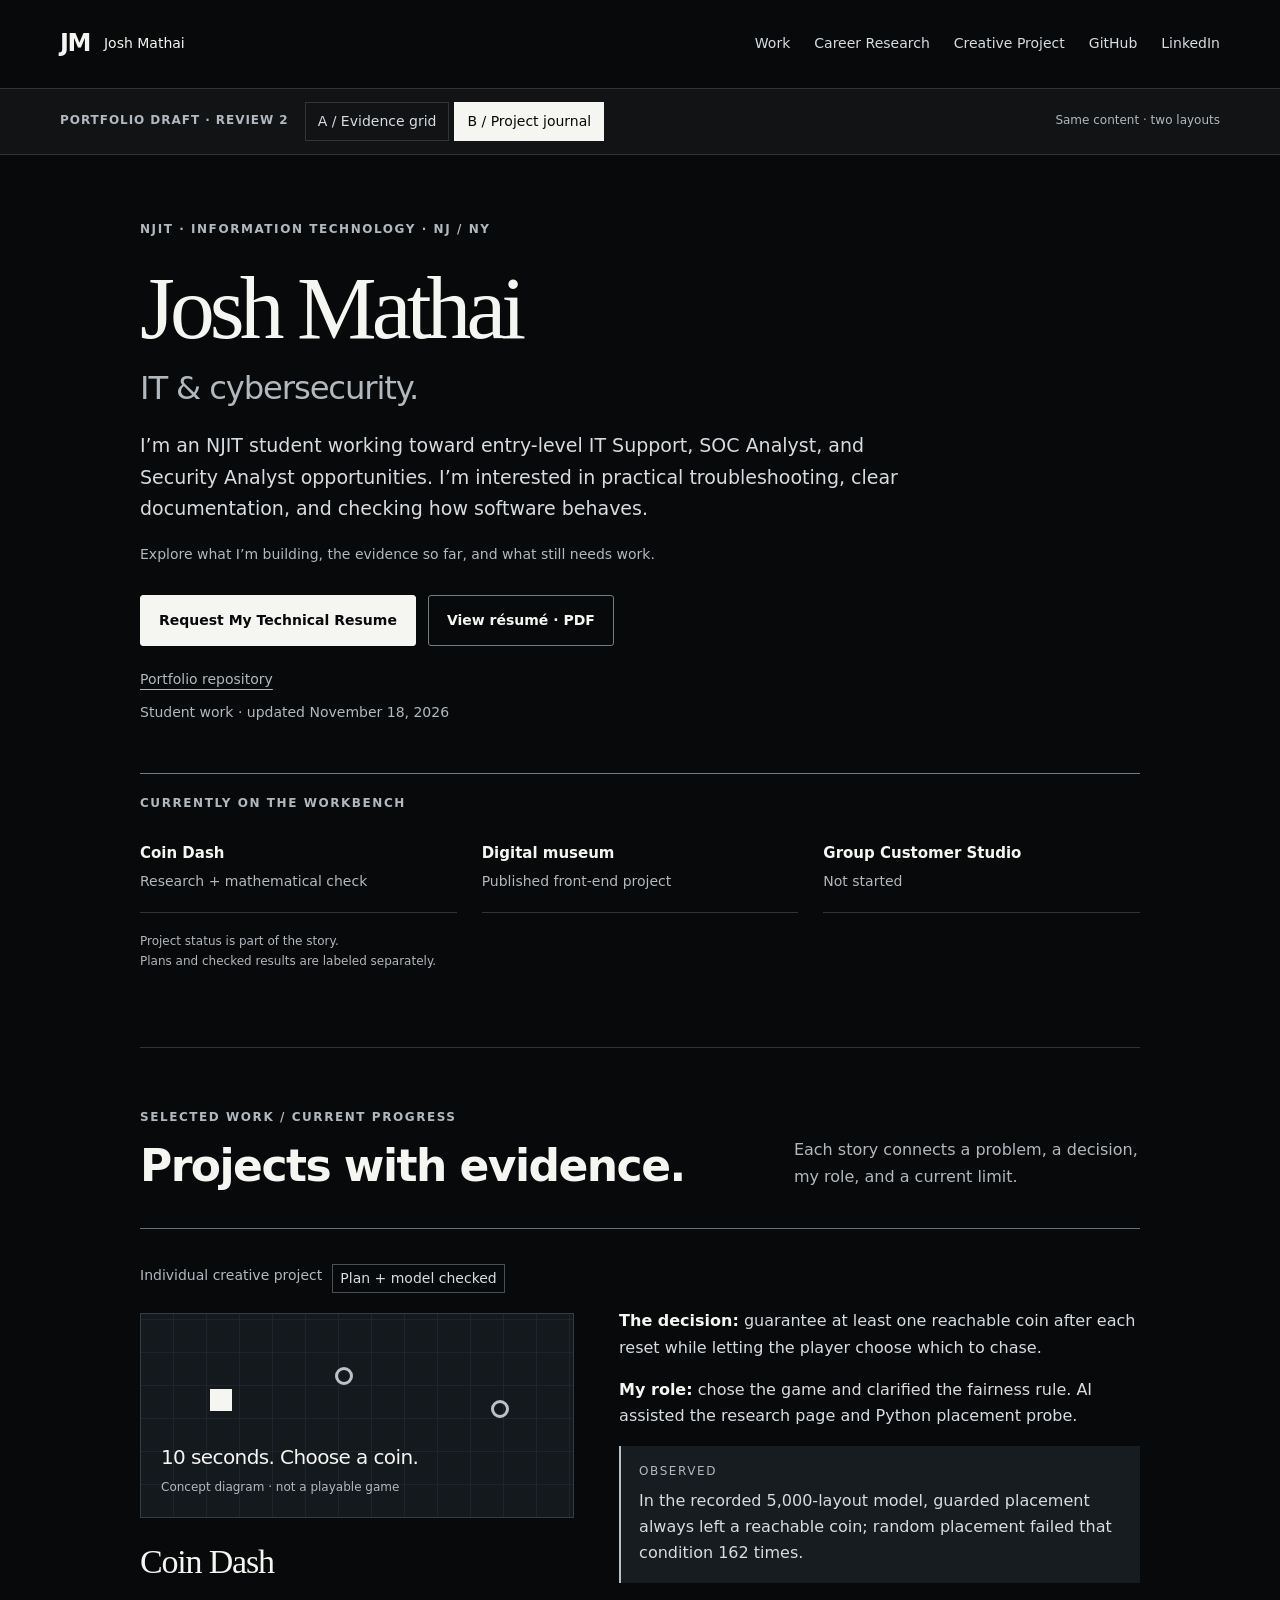
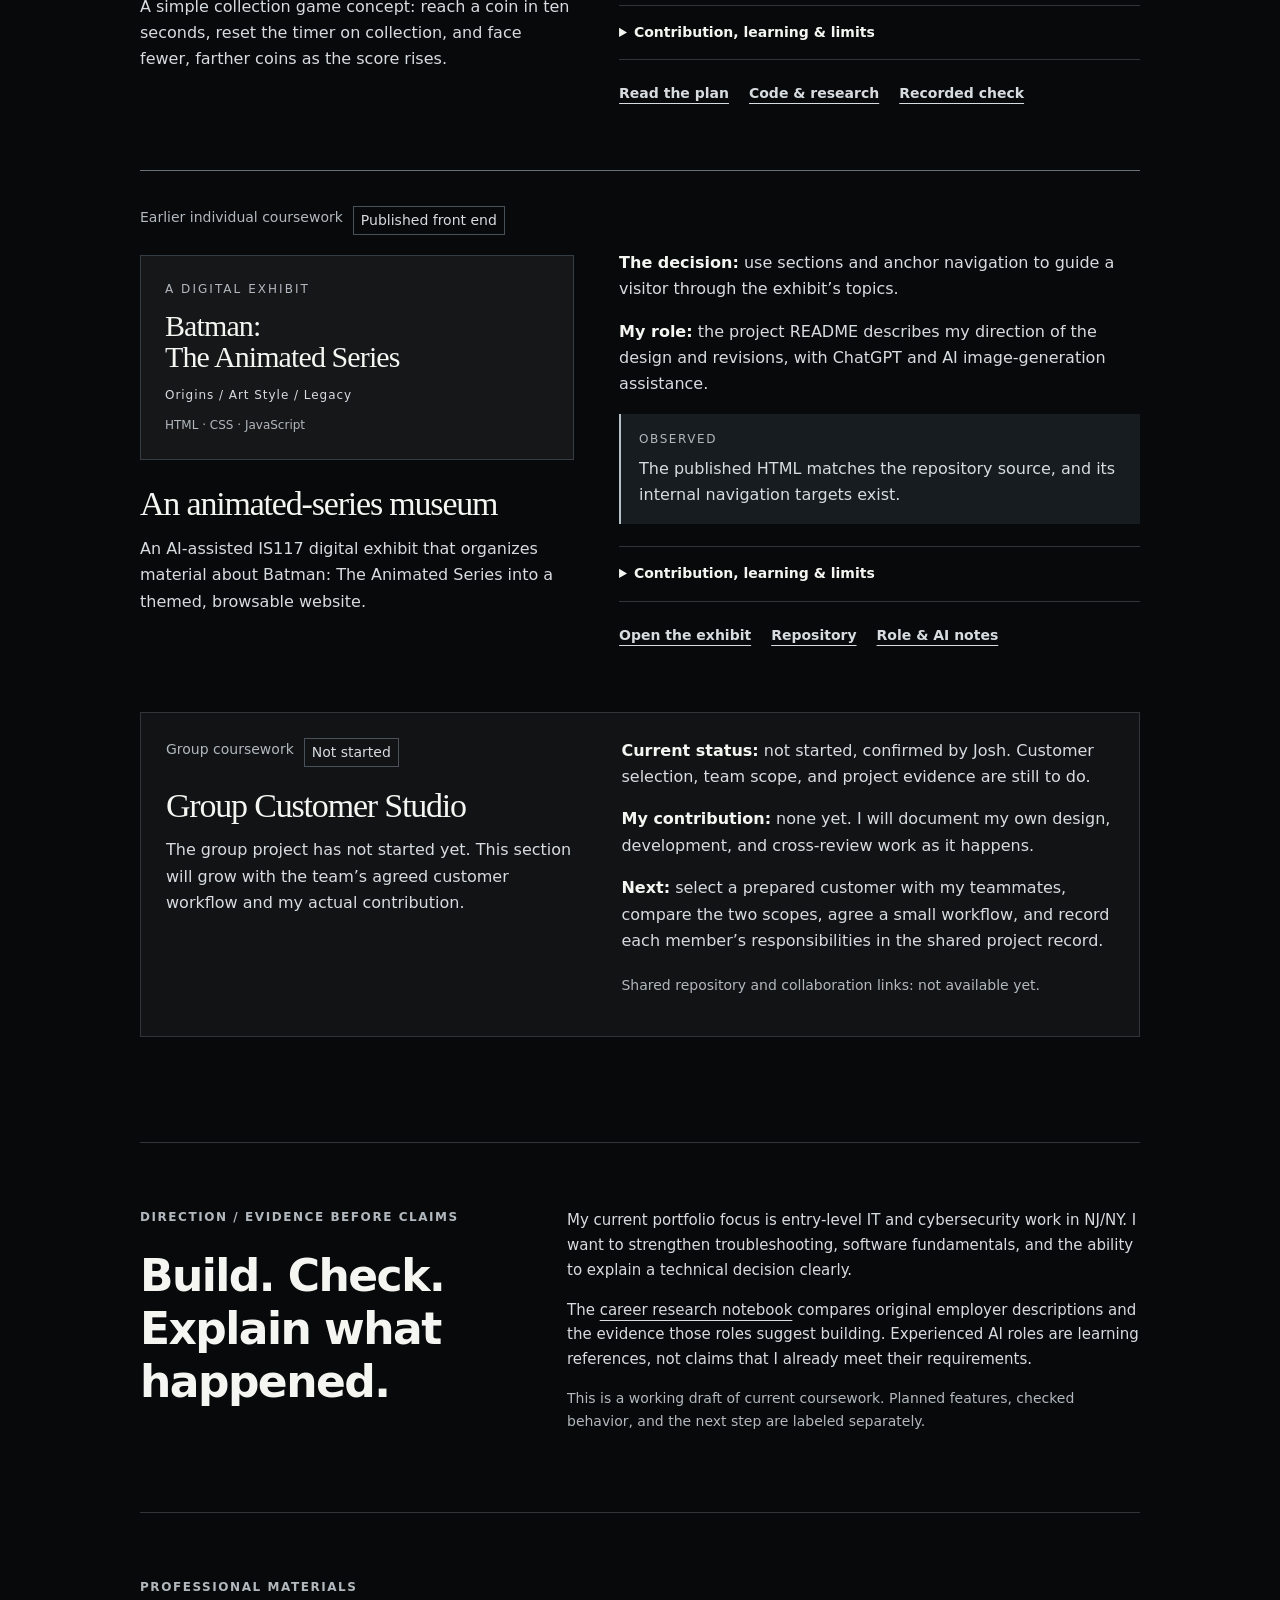
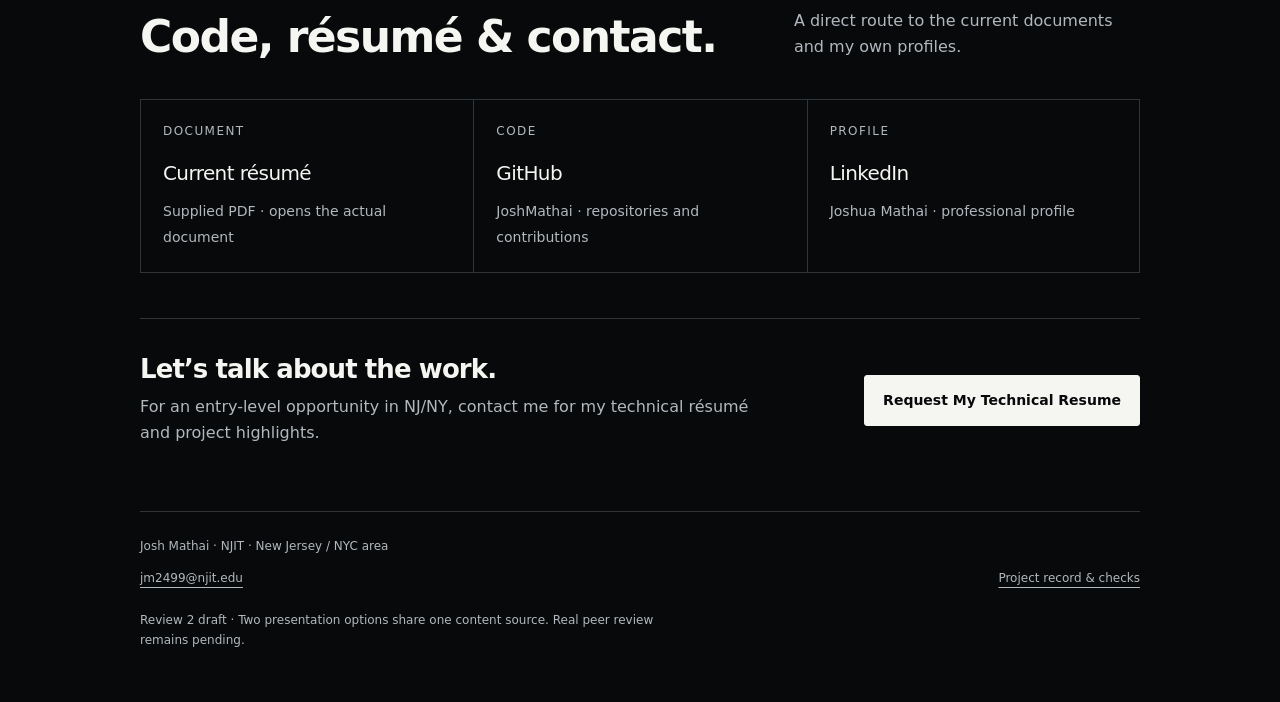
<file: portfolio-story.html>
<!doctype html>
<html lang="en">
<head>
  <meta charset="utf-8">
  <meta name="viewport" content="width=device-width,initial-scale=1">
  <title>Josh Mathai — IT & Cybersecurity Portfolio</title>
  <meta name="description" content="Josh Mathai, NJIT student exploring entry-level IT Specialist, Cybersecurity, SOC Analyst, and IT Support opportunities in NJ/NY. Current projects, evidence, résumé, and contact.">
  <link rel="stylesheet" href="style.css?v=f3e21d3ea368">
</head>
<body class="layout-story">
<a class="skip-link" href="#main">Skip to main content</a>
<header class="site-header"><div class="header-inner"><a class="brand" href="index.html" aria-label="Josh Mathai home">JM<span>Josh Mathai</span></a><nav class="site-nav" aria-label="Main navigation"><a href="#work">Work</a><a href="research/">Career Research</a><a href="programming-research/">Creative Project</a><a href="https://github.com/JoshMathai">GitHub</a><a href="https://www.linkedin.com/in/joshua-mathai-5aa230370/">LinkedIn</a></nav></div></header>
<div class="presentation-bar"><div class="presentation-inner"><span>Portfolio draft · Review 2</span><nav aria-label="Presentation options"><a class="view-option" href="index.html#work">A / Evidence grid</a><a class="view-option" href="portfolio-story.html#work" aria-current="page">B / Project journal</a></nav><span class="same-content">Same content · two layouts</span></div></div>
<main id="main" tabindex="-1">
<section class="hero content-width" aria-labelledby="intro-title"><div class="hero-copy"><p class="eyebrow">NJIT · Information Technology · NJ / NY</p><h1 id="intro-title">Josh Mathai<span>IT & cybersecurity.</span></h1><p class="hero-intro">I’m an NJIT student working toward entry-level IT Support, SOC Analyst, and Security Analyst opportunities. I’m interested in practical troubleshooting, clear documentation, and checking how software behaves.</p><p class="hero-promise">Explore what I’m building, the evidence so far, and what still needs work.</p><div class="hero-actions"><a class="button" href="mailto:jm2499@njit.edu?subject=Technical%20Resume%20Request">Request My Technical Resume</a><a class="button button-outline" href="Mathai_Resume.pdf">View résumé · PDF</a></div><p class="hero-meta"><a href="https://github.com/JoshMathai/The-Career-Engineered-Portfolio">Portfolio repository</a><span>Student work · updated November 18, 2026</span></p></div><aside class="hero-index" aria-label="Current project status"><p class="eyebrow">Currently on the workbench</p><a href="#coin-dash"><div><strong>Coin Dash</strong><small>Research + mathematical check</small></div></a><a href="#museum"><div><strong>Digital museum</strong><small>Published front-end project</small></div></a><a href="#group-project"><div><strong>Group Customer Studio</strong><small>Not started</small></div></a><p class="index-note">Project status is part of the story.<br>Plans and checked results are labeled separately.</p></aside></section>
<section class="work-section content-width" id="work" aria-labelledby="work-title"><div class="section-top"><div><p class="eyebrow">Selected work / current progress</p><h2 id="work-title">Projects with evidence.</h2></div><p>Each story connects a problem, a decision, my role, and a current limit.</p></div><div class="case-grid">
<article class="case-card" id="coin-dash"><div class="case-heading"><div class="case-kicker"><span>Individual creative project</span><span class="status">Plan + model checked</span></div><div class="case-preview coin-preview" aria-hidden="true"><div class="coin-grid"><i class="player-shape"></i><i class="coin-shape coin-one"></i><i class="coin-shape coin-two"></i></div><span>10 seconds. Choose a coin.</span><small>Concept diagram · not a playable game</small></div><h3>Coin Dash</h3><p class="case-summary">A simple collection game concept: reach a coin in ten seconds, reset the timer on collection, and face fewer, farther coins as the score rises.</p></div><div class="case-body"><p><strong>The decision:</strong> guarantee at least one reachable coin after each reset while letting the player choose which to chase.</p><p><strong>My role:</strong> chose the game and clarified the fairness rule. AI assisted the research page and Python placement probe.</p><p class="result"><span>Observed</span>In the recorded 5,000-layout model, guarded placement always left a reachable coin; random placement failed that condition 162 times.</p><details><summary>Contribution, learning & limits</summary><p>The probe checks a flat arena, constant speed, a ten-second timer, and an assumed two-second reaction reserve. Its assertions cover coin counts, positions, fallback cases, and distance boundaries.</p><p><strong>Design takeaway:</strong> write a fairness condition that can be checked before choosing the final tuning.</p><p><strong>Current limit:</strong> a mathematical sample is not a human playtest. The Godot game, Blender assets, accounts, and saved scores are not implemented. Gameplay work is paused until I return to the Windows setup.</p><p><strong>Next:</strong> build a primitive arena, then measure whether a player can judge and reach one of the last two coins.</p></details><div class="project-links"><a href="programming-research/">Read the plan</a><a href="https://github.com/JoshMathai/The-Career-Engineered-Portfolio/tree/main/programming-research">Code & research</a><a href="programming-research/fairness-results.txt">Recorded check</a></div></div></article>
<article class="case-card" id="museum"><div class="case-heading"><div class="case-kicker"><span>Earlier individual coursework</span><span class="status">Published front end</span></div><div class="case-preview museum-preview" aria-hidden="true"><span class="museum-label">A digital exhibit</span><strong>Batman:<br>The Animated Series</strong><div>Origins / Art Style / Legacy</div><small>HTML · CSS · JavaScript</small></div><h3>An animated-series museum</h3><p class="case-summary">An AI-assisted IS117 digital exhibit that organizes material about Batman: The Animated Series into a themed, browsable website.</p></div><div class="case-body"><p><strong>The decision:</strong> use sections and anchor navigation to guide a visitor through the exhibit’s topics.</p><p><strong>My role:</strong> the project README describes my direction of the design and revisions, with ChatGPT and AI image-generation assistance.</p><p class="result"><span>Observed</span>The published HTML matches the repository source, and its internal navigation targets exist.</p><details><summary>Contribution, learning & limits</summary><p>The current source uses HTML, embedded CSS, and JavaScript for themed sections, responsive rules, and scrolling effects. This case study points to inspectable code rather than attributing a backend to it.</p><p><strong>Learning focus:</strong> connect a visual theme to a readable content hierarchy while documenting AI assistance.</p><p><strong>Current limit:</strong> source/link checks do not establish browser accessibility or verify every historical claim and image’s provenance. A keyboard and reduced-motion review remains to do.</p><p><strong>Next:</strong> try the full exhibit on a phone and keyboard, then document an observed issue and repair.</p></details><div class="project-links"><a href="https://joshmathai.github.io/Final-Batman-Museum-Site/">Open the exhibit</a><a href="https://github.com/JoshMathai/Final-Batman-Museum-Site">Repository</a><a href="https://github.com/JoshMathai/Final-Batman-Museum-Site/blob/main/README.md">Role & AI notes</a></div></div></article>
<article class="case-card case-card--group" id="group-project"><div class="case-heading"><div class="case-kicker"><span>Group coursework</span><span class="status status-pending">Not started</span></div><h3>Group Customer Studio</h3><p class="case-summary">The group project has not started yet. This section will grow with the team’s agreed customer workflow and my actual contribution.</p></div><div class="case-body"><p><strong>Current status:</strong> not started, confirmed by Josh. Customer selection, team scope, and project evidence are still to do.</p><p><strong>My contribution:</strong> none yet. I will document my own design, development, and cross-review work as it happens.</p><p><strong>Next:</strong> select a prepared customer with my teammates, compare the two scopes, agree a small workflow, and record each member’s responsibilities in the shared project record.</p><p class="pending-link">Shared repository and collaboration links: not available yet.</p></div></article>
</div></section>
<section class="about-section content-width" id="direction" aria-labelledby="direction-title"><div><p class="eyebrow">Direction / evidence before claims</p><h2 id="direction-title">Build. Check.<br>Explain what happened.</h2></div><div class="about-copy"><p>My current portfolio focus is entry-level IT and cybersecurity work in NJ/NY. I want to strengthen troubleshooting, software fundamentals, and the ability to explain a technical decision clearly.</p><p>The <a href="research/">career research notebook</a> compares original employer descriptions and the evidence those roles suggest building. Experienced AI roles are learning references, not claims that I already meet their requirements.</p><p class="muted">This is a working draft of current coursework. Planned features, checked behavior, and the next step are labeled separately.</p></div></section>
<section class="materials-section content-width" id="materials" aria-labelledby="materials-title"><div class="section-top"><div><p class="eyebrow">Professional materials</p><h2 id="materials-title">Code, résumé & contact.</h2></div><p>A direct route to the current documents and my own profiles.</p></div><div class="materials-grid"><a href="Mathai_Resume.pdf"><span>Document</span><strong>Current résumé</strong><small>Supplied PDF · opens the actual document</small></a><a href="https://github.com/JoshMathai"><span>Code</span><strong>GitHub</strong><small>JoshMathai · repositories and contributions</small></a><a href="https://www.linkedin.com/in/joshua-mathai-5aa230370/"><span>Profile</span><strong>LinkedIn</strong><small>Joshua Mathai · professional profile</small></a></div><div class="contact-strip"><div><h3>Let’s talk about the work.</h3><p>For an entry-level opportunity in NJ/NY, contact me for my technical résumé and project highlights.</p></div><a class="button" href="mailto:jm2499@njit.edu?subject=Technical%20Resume%20Request">Request My Technical Resume</a></div></section>
</main>
<footer class="site-footer content-width"><p>Josh Mathai · NJIT · New Jersey / NYC area</p><div><a href="mailto:jm2499@njit.edu">jm2499@njit.edu</a><a href="https://github.com/JoshMathai/The-Career-Engineered-Portfolio/blob/main/README.md#portfolio-review-2">Project record & checks</a></div><p class="footer-note">Review 2 draft · Two presentation options share one content source. Real peer review remains pending.</p></footer>
</body>
</html>
</file>
<file: style.css>
:root{color-scheme:dark;
--bg:#08090a;
--panel:#111315;
--line:#30353a;
--text:#f5f5f2;
--muted:#b1b8be;
--soft:#d7dce0}
*{box-sizing:border-box}
html{scroll-behavior:smooth;
scroll-padding-top:24px}
body{margin:0;
background:var(--bg);
color:var(--text);
font:16px/1.65 system-ui,-apple-system,BlinkMacSystemFont,"Segoe UI",sans-serif}
a{color:inherit;
text-underline-offset:5px}
a:hover{text-decoration-thickness:2px}
a:focus-visible,summary:focus-visible{outline:3px solid white;
outline-offset:6px}
h1,h2,h3,p{margin-top:0}
h2,h3{font-weight:550;
letter-spacing:-.035em;
line-height:1.2}
h2{font-size:clamp(30px,3.8vw,44px)}
h3{font-size:26px}
p{max-width:72ch}
.content-width,.header-inner,.presentation-inner{width:min(1160px,calc(100% - 64px));
margin-inline:auto}
.skip-link{position:absolute;
top:-100px;
left:16px;
z-index:20;
background:white;
color:black;
padding:12px}
.skip-link:focus{top:12px}
.site-header{border-bottom:1px solid var(--line)}
.header-inner{display:flex;
justify-content:space-between;
gap:24px;
align-items:center;
padding-block:24px}
.brand{display:flex;
align-items:center;
gap:14px;
font-size:24px;
font-weight:750;
letter-spacing:-.06em;
text-decoration:none}
.brand span{font-size:14px;
font-weight:500;
letter-spacing:0}
.site-nav{display:flex;
flex-wrap:wrap;
align-items:center;
gap:14px 24px;
font-size:12px}
.site-nav a{text-decoration:none;
color:var(--soft)}
.site-nav a:hover{color:white;
text-decoration:underline}
.presentation-bar{background:var(--panel);
border-bottom:1px solid var(--line)}
.presentation-inner{display:flex;
flex-wrap:wrap;
align-items:center;
gap:16px;
padding-block:13px;
font-size:12px;
color:var(--muted)}
.presentation-inner>span:first-child{font-weight:650;
text-transform:uppercase;
letter-spacing:.08em}
.presentation-inner nav{display:flex;
flex-wrap:wrap;
gap:5px}
.view-option{padding:7px 12px;
text-decoration:none;
border:1px solid var(--line);
color:var(--soft)}
.view-option[aria-current=page]{background:var(--text);
border-color:var(--text);
color:#08090a}
.same-content{margin-left:auto}
.hero{display:grid;
grid-template-columns:minmax(0,1.8fr) minmax(0,1fr);
gap:70px;
padding-block:80px 75px;
align-items:center}
.eyebrow{text-transform:uppercase;
letter-spacing:.13em;
font-size:12px;
font-weight:700;
color:var(--muted);
margin-bottom:22px}
.hero h1{font-size:clamp(50px,6vw,76px);
font-weight:550;
letter-spacing:-.065em;
line-height:1.05;
margin-bottom:25px}
.hero h1 span{display:block;
color:var(--muted);
font-size:.48em;
letter-spacing:-.035em;
margin-top:16px}
.hero-intro{font-size:17px;
color:var(--soft);
max-width:57ch}
.hero-promise{color:var(--muted);
font-size:14px}
.hero-actions{display:flex;
flex-wrap:wrap;
gap:12px;
margin-top:28px}
.button{display:inline-block;
background:var(--text);
color:#08090a;
padding:13px 18px;
border:1px solid var(--text);
font-size:12px;
font-weight:700;
text-decoration:none;
border-radius:3px}
.button:hover{background:#d8dce0}
.button-outline{background:transparent;
color:var(--text);
border-color:#737d85}
.button-outline:hover{background:#252a2f}
.hero-meta{display:flex;
flex-direction:column;
gap:10px;
font-size:12px;
color:var(--muted);
margin-top:22px}
.hero-index{border-top:1px solid #727c84;
padding-top:20px;
min-width:0}
.hero-index .eyebrow{margin-bottom:8px}
.hero-index>a{display:flex;
align-items:center;
gap:18px;
padding:22px 0;
border-bottom:1px solid var(--line);
font-size:12px;
text-decoration:none}
.hero-index>a>span{color:var(--muted)}
.hero-index>a>span:last-child{margin-left:auto}
.hero-index strong{font-size:15px;
font-weight:550}
.hero-index small{display:block;
font-size:12px;
color:var(--muted);
margin-top:4px}
.index-note{font-size:12px;
line-height:1.7;
color:var(--muted);
margin-top:18px;
margin-bottom:0}
.work-section{padding-block:60px 75px;
border-top:1px solid var(--line)}
.section-top{display:flex;
justify-content:space-between;
align-items:end;
gap:40px;
margin-bottom:35px}
.section-top h2{margin-bottom:0}
.section-top p:not(.eyebrow){max-width:34ch;
color:var(--muted);
font-size:13px;
margin-bottom:3px}
.section-top .eyebrow{margin-bottom:13px}
.case-grid{display:grid;
grid-template-columns:repeat(2,minmax(0,1fr));
gap:25px;
align-items:start}
.case-card{border:1px solid var(--line);
padding:25px;
min-width:0}
.case-kicker{display:flex;
justify-content:space-between;
flex-wrap:wrap;
gap:10px;
font-size:12px;
color:var(--muted);
margin-bottom:20px}
.status{color:var(--soft);
border:1px solid #48515a;
padding:2px 7px}
.case-preview{position:relative;
min-height:205px;
margin-bottom:25px;
overflow:hidden;
border:1px solid #343d44;
background:#14191d}
.coin-preview{padding:20px;
display:flex;
justify-content:end;
flex-direction:column}
.coin-preview>span{position:relative;
font-size:20px;
letter-spacing:-.03em}
.coin-preview>small{position:relative;
margin-top:4px;
color:var(--muted);
font-size:12px}
.coin-grid{position:absolute;
inset:0;
background:repeating-linear-gradient(0deg,transparent,transparent 32px,#273039 33px),repeating-linear-gradient(90deg,transparent,transparent 32px,#273039 33px)}
.player-shape{position:absolute;
left:16%;
top:37%;
background:#f5f5f2;
width:22px;
height:22px}
.coin-shape{position:absolute;
width:18px;
height:18px;
border:3px solid #bac2c8;
border-radius:50%}
.coin-one{left:45%;
top:26%}
.coin-two{left:81%;
top:42%}
.museum-preview{background:#161719;
display:flex;
justify-content:center;
flex-direction:column;
padding:24px}
.museum-label{text-transform:uppercase;
letter-spacing:.17em;
font-size:12px;
color:var(--muted)}
.museum-preview strong{font:30px/1.05 Georgia,serif;
letter-spacing:-.03em;
margin:10px 0 13px}
.museum-preview div{font-size:12px;
letter-spacing:.08em;
color:var(--soft)}
.museum-preview small{font-size:12px;
color:var(--muted);
margin-top:10px}
.case-card h3{margin-bottom:13px}
.case-summary{color:var(--soft);
font-size:14px;
margin-bottom:22px}
.case-body{font-size:13px;
color:var(--soft)}
.case-body strong{color:var(--text);
font-weight:650}
.result{padding:16px 18px;
border-left:2px solid #b7c1c8;
background:#171c20}
.result>span{display:block;
text-transform:uppercase;
font-size:12px;
letter-spacing:.13em;
color:var(--muted);
margin-bottom:6px}
details{border-block:1px solid var(--line);
padding:15px 0;
margin:22px 0}
summary{cursor:pointer;
color:var(--text);
font-size:12px;
font-weight:600}
details p{margin-top:15px;
margin-bottom:0}
.project-links{display:flex;
flex-wrap:wrap;
gap:12px 20px;
font-size:12px;
font-weight:550}
.case-card--group{grid-column:1/-1;
background:var(--panel)}
.pending-link{font-size:12px;
color:var(--muted);
margin-top:20px}
.about-section{padding-block:65px;
display:grid;
grid-template-columns:1fr 1.5fr;
gap:80px;
border-top:1px solid var(--line)}
.about-section h2{margin-bottom:0}
.about-copy{font-size:15px;
color:var(--soft)}
.muted{color:var(--muted);
font-size:13px}
.materials-section{padding-block:65px;
border-top:1px solid var(--line)}
.materials-grid{display:grid;
grid-template-columns:repeat(3,minmax(0,1fr));
gap:20px}
.materials-grid>a{padding:22px;
border:1px solid var(--line);
text-decoration:none;
min-width:0}
.materials-grid>a:hover{background:var(--panel)}
.materials-grid span{display:block;
text-transform:uppercase;
letter-spacing:.12em;
font-size:12px;
color:var(--muted)}
.materials-grid strong{display:flex;
justify-content:space-between;
gap:15px;
font-size:20px;
font-weight:500;
letter-spacing:-.03em;
margin:15px 0 8px}
.materials-grid b{font-weight:400;
color:var(--muted)}
.materials-grid small{font-size:12px;
line-height:1.4;
color:var(--muted)}
.contact-strip{display:flex;
justify-content:space-between;
align-items:center;
gap:30px;
margin-top:45px;
padding-top:35px;
border-top:1px solid var(--line)}
.contact-strip h3{font-size:26px;
margin-bottom:8px}
.contact-strip p{font-size:13px;
color:var(--muted);
margin-bottom:0;
max-width:60ch}
.contact-strip .button{flex-shrink:0}
.site-footer{border-top:1px solid var(--line);
padding-block:25px 40px;
font-size:12px;
color:var(--muted)}
.site-footer>div{display:flex;
justify-content:space-between;
flex-wrap:wrap;
gap:15px}
.footer-note{margin-top:22px;
font-size:12px}

/* Option B changes presentation only. Main content is generated from the same template. */
.layout-story .content-width{max-width:1000px}
.layout-story .hero{grid-template-columns:1fr;
gap:35px;
padding-top:65px}
.layout-story .hero h1{font-family:Georgia,serif;
font-size:clamp(60px,7vw,90px);
font-weight:400;
letter-spacing:-.055em}
.layout-story .hero h1 span{font-family:system-ui,sans-serif;
font-size:.36em}
.layout-story .hero-intro{max-width:65ch;
font-size:19px}
.layout-story .hero-index{display:grid;
grid-template-columns:repeat(3,minmax(0,1fr));
gap:0 25px}
.layout-story .hero-index>.eyebrow,.layout-story .index-note{grid-column:1/-1}
.layout-story .case-grid{display:block}
.layout-story .case-card{display:grid;
grid-template-columns:minmax(0,1fr) minmax(0,1.2fr);
gap:45px;
padding:35px 0;
border:0;
border-top:1px solid #67717a;
margin-bottom:30px}
.layout-story .case-heading h3{font:34px/1.1 Georgia,serif;
letter-spacing:-.035em}
.layout-story .case-kicker{justify-content:start}
.layout-story .case-body{padding-top:44px;
font-size:14px}
.layout-story .case-card--group{padding:25px;
background:var(--panel);
border:1px solid var(--line)}
.layout-story .case-card--group .case-body{padding-top:0}
.layout-story .about-section{gap:45px}
.layout-story .materials-grid{gap:0}
.layout-story .materials-grid>a{border-right:0}
.layout-story .materials-grid>a:last-child{border-right:1px solid var(--line)}

@media(max-width:1000px){.header-inner{flex-wrap:wrap;
padding-block:20px}
.hero{gap:35px;
grid-template-columns:minmax(0,1.5fr) minmax(0,1fr)}
.same-content{display:none}
.case-card{padding:20px}
.about-section{gap:40px}
.contact-strip{flex-wrap:wrap}
.layout-story .case-card{gap:30px}
}

@media(max-width:700px){.content-width,.header-inner,.presentation-inner{width:calc(100% - 36px)}
.site-nav{gap:12px 18px;
font-size:12px}
.presentation-inner{gap:10px;
padding-block:12px}
.presentation-inner>span:first-child{flex-basis:100%}
.hero,.layout-story .hero{grid-template-columns:1fr;
padding-block:45px;
gap:35px}
.hero h1{font-size:58px}
.hero h1 span{font-size:.46em}
.hero-intro,.layout-story .hero-intro{font-size:16px}
.hero-index{padding-top:15px}
.hero-index>a{padding-block:15px}
.section-top{display:block}
.section-top p:not(.eyebrow){max-width:52ch;
margin-top:15px}
.case-grid{grid-template-columns:1fr}
.work-section,.materials-section{padding-block:40px}
.case-card--group{grid-column:auto}
.about-section{grid-template-columns:1fr;
gap:18px;
padding-block:40px}
.materials-grid{grid-template-columns:1fr}
.materials-grid strong{font-size:21px}
.contact-strip{gap:22px}
.layout-story .hero-index{display:block}
.layout-story .case-card{display:block;
padding:25px 0}
.layout-story .case-body{padding-top:0}
.layout-story .case-card--group{padding:20px}
.layout-story .materials-grid>a{border-right:1px solid var(--line);
border-bottom:0}
.layout-story .materials-grid>a:last-child{border-bottom:1px solid var(--line)}
.case-preview{min-height:190px}
}

@media(prefers-reduced-motion:reduce){html{scroll-behavior:auto}
}

/* Readable text and controls for the browser-checked draft. */
.site-nav,.site-nav a,.view-option,.button,.case-kicker,.status,.hero-index small,.project-links,summary{font-size:0.875rem}
.case-summary,.case-body,.layout-story .case-body,.section-top p:not(.eyebrow),.contact-strip p{font-size:1rem}
.hero-meta,.pending-link,.muted,.materials-grid small{font-size:0.875rem}
.hero-index>a{gap:0;padding-block:1.2rem}
</file>
<file: research/research.css>
:root{color-scheme:dark;--bg:#08090a;--panel:#111315;--line:#33383c;--text:#f5f5f3;--muted:#b0b6bc}*{box-sizing:border-box}html{scroll-behavior:smooth;scroll-padding-top:24px}body{margin:0;background:var(--bg);color:var(--text);font:16px/1.7 system-ui,-apple-system,BlinkMacSystemFont,"Segoe UI",sans-serif}a{color:inherit;text-underline-offset:5px}a:hover{text-decoration-thickness:2px}a:focus-visible,summary:focus-visible{outline:3px solid white;outline-offset:6px}.skip{position:absolute;left:20px;top:-100px;padding:12px;background:white;color:black;z-index:10}.skip:focus{top:12px}header{max-width:1400px;margin:auto;padding:27px 5%;display:flex;align-items:center;justify-content:space-between;border-bottom:1px solid var(--line);gap:20px;font-size:14px}.wordmark{text-decoration:none;font-size:22px;font-weight:750}.wordmark span{font-size:14px;font-weight:400;color:var(--muted);margin-left:15px}.shell{max-width:1400px;padding:0 5%;margin:auto;display:grid;grid-template-columns:225px minmax(0,1fr);gap:55px}aside{position:sticky;top:25px;align-self:start;padding-top:58px}nav{display:grid;gap:15px}nav a{font-size:14px;text-decoration:none;color:var(--muted)}nav a:hover{color:white}.eyebrow{text-transform:uppercase;letter-spacing:.14em;font-size:11px;font-weight:700;color:var(--muted)}.aside-note{margin-top:55px;color:var(--muted);font-size:12px}main{min-width:0}section{padding:65px 0;border-bottom:1px solid var(--line)}.hero{padding-top:58px}h1{font-size:clamp(60px,7.5vw,105px);line-height:1.02;letter-spacing:-.065em;font-weight:600;margin:32px 0}h1 span{color:var(--muted)}h2{font-size:clamp(30px,3.5vw,46px);line-height:1.15;letter-spacing:-.04em;font-weight:550;margin:15px 0 28px}h3{font-size:23px;line-height:1.3;letter-spacing:-.02em;font-weight:550}p{max-width:74ch}.intro{max-width:53ch;font-size:20px;color:#d1d5d8}.hero-bottom{display:flex;justify-content:space-between;align-items:center;margin-top:40px;gap:25px}.hero-bottom p{color:var(--muted);font-size:12px}.button{display:inline-block;background:white;color:#070808;text-decoration:none;padding:13px 19px;font-size:13px;font-weight:650;border-radius:3px}.note{padding:20px 24px;border-left:2px solid #a4abb0;background:var(--panel);color:#c9cdd0;font-size:14px}.role{padding:30px 0;border-top:1px solid var(--line);margin-top:32px}.role h3{font-size:27px;max-width:29ch}.role-top{display:flex;justify-content:space-between;align-items:center}.tag{font-size:11px;letter-spacing:.08em;text-transform:uppercase;border:1px solid var(--line);padding:5px 9px}.number{font-size:30px;color:#939ba1;font-weight:300}.metadata{color:var(--muted);font-size:14px}ol{padding-left:24px}li{padding:4px 0}dl{display:grid;grid-template-columns:130px minmax(0,1fr);gap:15px;font-size:14px;margin:25px 0}dt{color:var(--muted)}dd{margin:0}.role>a{font-size:13px}details{padding:20px;background:var(--panel)}summary{cursor:pointer;font-weight:600}.comparison,.options{display:grid;grid-template-columns:1fr 1fr;gap:25px}.comparison article{border-top:1px solid #7c848a}.comparison p{font-size:14px}.section-heading{margin-bottom:30px}blockquote{margin:30px 0;padding:0 0 0 25px;border-left:2px solid white;font-size:23px;line-height:1.45}.option{padding:25px;border:1px solid #5c6369;margin:15px 0}.option h4{font-size:29px;margin:20px 0 5px;line-height:1.15}.option p{font-size:14px}.sample-project{font-size:15px;border-top:1px solid #51585e;padding:20px 0;margin-top:25px}.sample-project span{display:block;color:var(--muted);font-size:11px}.option .button{font-size:11px;padding:11px}.option-b{background:#1b1c1e}.option-b h4{font:italic 42px/1.1 Georgia,serif;margin-top:48px}.option-b .sample-project{margin-top:38px}.stories li{padding:12px 0 12px 8px}.checks{padding-left:22px}.checks li{margin:12px 0}.review-task{border:1px solid var(--line);padding:10px 25px;margin-top:30px}.review-task p{font-size:14px}.next h2{font-size:clamp(38px,5vw,65px)}.next .button{margin-right:15px}footer{padding:30px 0 50px;font-size:12px;color:var(--muted)}@media(max-width:900px){.shell{grid-template-columns:160px minmax(0,1fr);gap:30px}.comparison,.options{grid-template-columns:1fr}.option-b h4{margin-top:20px}}@media(max-width:640px){header{padding:20px 6%}.wordmark span{display:none}.shell{display:block;padding:0 6%}aside{position:static;padding-top:20px}aside>.eyebrow,.aside-note{display:none}nav{display:flex;overflow:auto;gap:20px;padding-bottom:18px;border-bottom:1px solid var(--line)}nav a{flex:none;font-size:12px}.hero{padding-top:30px}h1{font-size:64px}.intro{font-size:18px}.hero-bottom{align-items:start;flex-direction:column;gap:10px}.hero-bottom p{margin-top:0}section{padding:45px 0}dl{grid-template-columns:1fr;gap:7px}dd{margin-bottom:12px}.role h3{font-size:25px}blockquote{font-size:20px}}@media(prefers-reduced-motion:reduce){html{scroll-behavior:auto}}
/* Shared navigation keeps the two Plan assignments directly accessible. */
header{flex-wrap:wrap}.project-nav{display:flex;flex-wrap:wrap;gap:12px 20px;max-width:100%;padding-bottom:0;border:0;overflow:visible}.project-nav a{font-size:13px;text-decoration:none;color:var(--muted)}.project-nav a[aria-current="page"]{color:var(--text);text-decoration:underline;text-underline-offset:5px}.project-nav a:hover{color:var(--text)}
</file>
